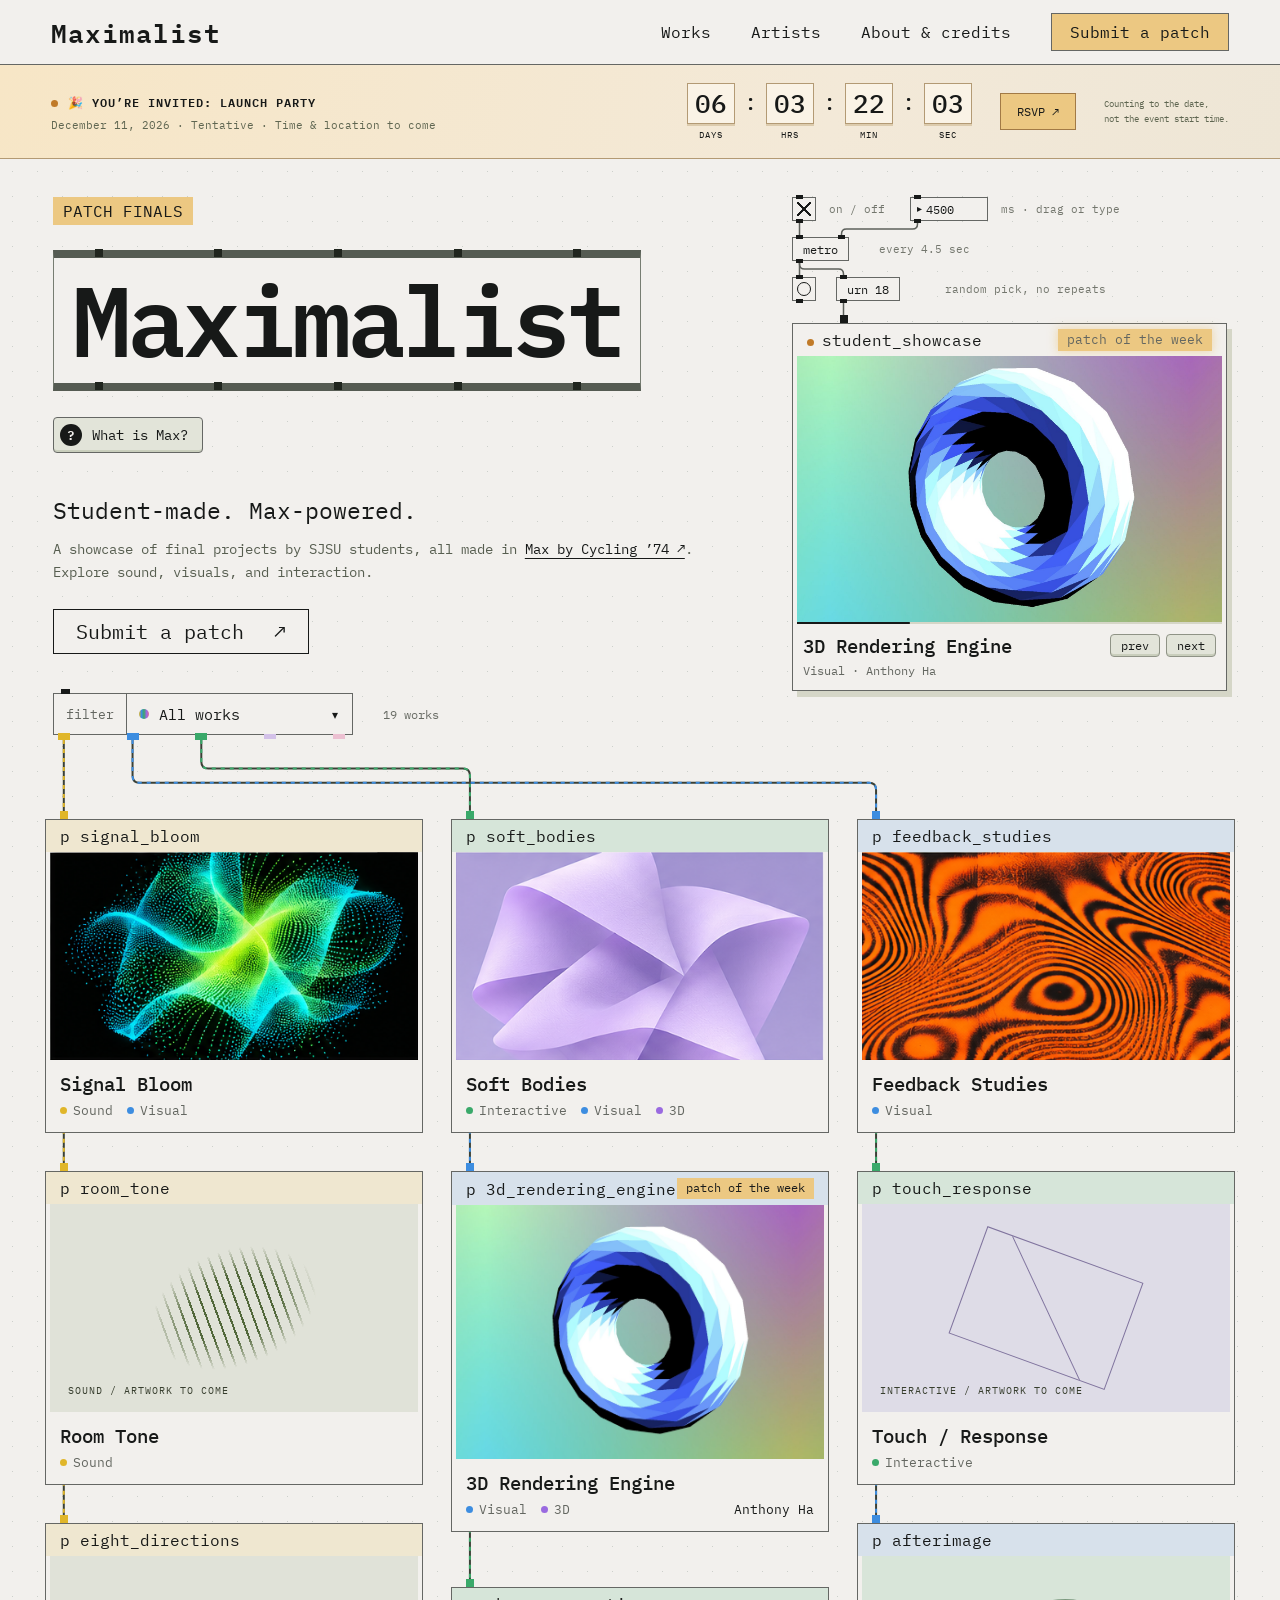
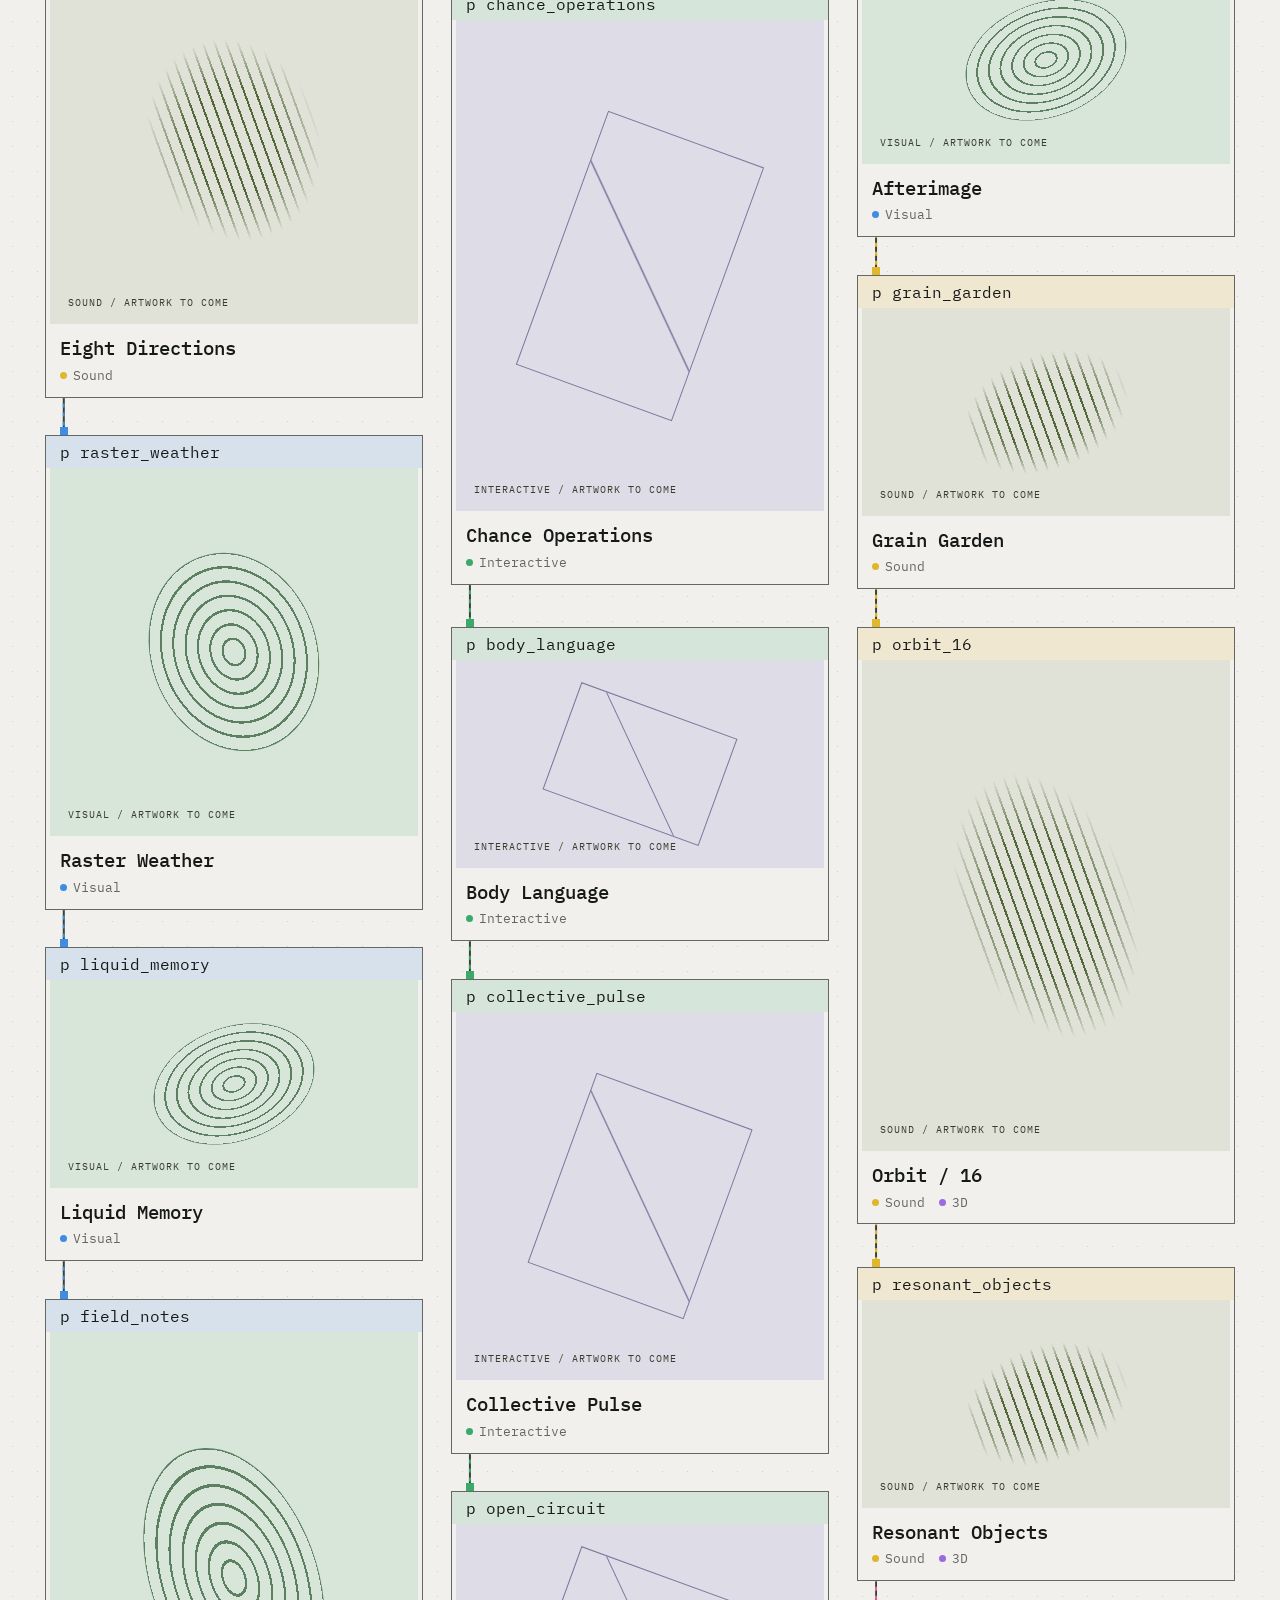
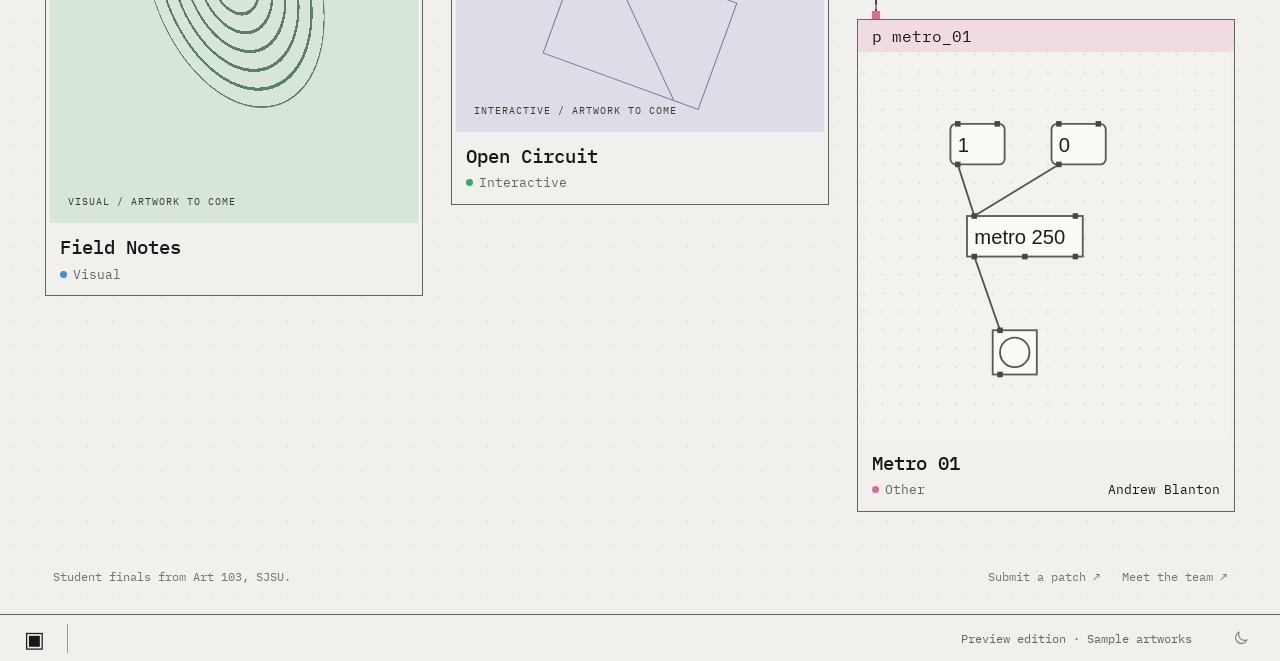
<file: index.html>
<!doctype html>
<html lang="en"><head><meta charset="utf-8"><meta name="viewport" content="width=device-width,initial-scale=1"><meta name="description" content="Maximalist shows student final projects made in Max: sound, video, and interactive work from Art 103 at SJSU."><title>Maximalist | Student work made in Max</title><link rel="stylesheet" href="style.css"><link rel="stylesheet" href="object-skin.css"><link rel="stylesheet" href="showcase.css"><script src="theme.js"></script><script src="transitions.js" defer></script><link rel="stylesheet" href="dark.css"></head><body>
<a class="skip" href="#works">Skip to works</a>
<header><a class="brand" href="#">Maximalist</a><nav aria-label="Main navigation"><a href="#works">Works</a><button data-panel="artists">Artists</button><a href="credits.html">About & credits</a><a class="submit" href="submit.html">Submit a patch</a></nav></header>
<aside class="launch" aria-label="Tentative launch countdown"><div><span class="launch-light" aria-hidden="true"></span><strong>🎉 YOU’RE INVITED: LAUNCH PARTY</strong><p>December 11, 2026 · Tentative · Time & location to come</p></div><div class="clock" role="timer" aria-label="Time until December 11 in Pacific time"><div><b data-unit="days">--</b><small>DAYS</small></div><span>:</span><div><b data-unit="hours">--</b><small>HRS</small></div><span>:</span><div><b data-unit="minutes">--</b><small>MIN</small></div><span>:</span><div><b data-unit="seconds">--</b><small>SEC</small></div></div><a class="rsvp" href="credits.html#launch-party" title="RSVP details coming soon">RSVP ↗</a><span class="launch-note">Counting to the date,<br>not the event start time.</span></aside><main><section class="canvas" aria-labelledby="title"><div class="intro"><div class="eyebrow">PATCH FINALS</div><div class="title-object"><div class="ports top"><i></i><i></i><i></i><i></i><i></i></div><h1 id="title">Maximalist</h1><div class="ports bottom" aria-hidden="true"><i class="active-port"></i><i class="active-port"></i><i class="active-port"></i><i class="active-port"></i><i class="active-port"></i></div></div><details class="what-is-max"><summary><span class="wm-q" aria-hidden="true">?</span>What is Max?</summary><div class="wm-body">
<p>Max is a visual programming app made by Cycling ’74. Instead of typing code, you put small boxes called <b>objects</b> on a blank canvas and connect them with lines called <b>patch cords</b>. Each object does one small job, and the cords pass information from one to the next.</p>
<div class="wm-example" aria-label="Example: a microphone controls the size of a 3D shape">
 <svg class="wm-cords" aria-hidden="true"></svg>
 <div class="wm-step"><span class="wm-obj">adc~</span><span class="wm-cap">listens to a mic</span></div>
 <div class="wm-step"><span class="wm-obj">peakamp~</span><span class="wm-cap">measures how loud it is</span></div>
 <div class="wm-step"><span class="wm-obj">jit.gl.gridshape</span><span class="wm-cap">draws a shape that grows with the sound</span></div>
</div>
<p>Artists and musicians use it to build their own instruments, interactive installations and live visuals. A finished Max file is called a <b>patch</b>, which is why this whole site looks like one. Everything below was made this way by students at SJSU.</p>
</div></details><p class="tagline">Student-made. Max-powered.</p><p class="max-intro">A showcase of final projects by SJSU students, all made in <a href="https://cycling74.com/products/max" target="_blank" rel="noopener">Max by Cycling ’74 ↗</a>.<br>Explore sound, visuals, and interaction.</p><a class="explore" href="submit.html">Submit a patch <span>↗</span></a><aside class="showcase" aria-label="Student showcase, starting with the patch of the week">
 <div class="sc-patch">
  <svg class="sc-cords" aria-hidden="true"></svg>
  <button class="sc-node sc-toggle" aria-pressed="true" aria-label="Pause showcase" data-hint="Starts and stops the slideshow."><span aria-hidden="true"></span></button>
  <span class="sc-comment c-toggle" aria-hidden="true">on / off</span>
  <div class="sc-node sc-number" data-hint="How long each work stays up, in milliseconds. Drag up or down, or click and type a number."><span class="sc-tri" aria-hidden="true">▸</span><input class="sc-num-input" type="text" inputmode="numeric" value="4500" aria-label="Metro speed in milliseconds" spellcheck="false" autocomplete="off"></div>
  <span class="sc-comment c-number" aria-hidden="true">ms · drag or type</span>
  <div class="sc-node sc-obj sc-metro" aria-hidden="true" data-hint="Sends a bang on a timer. The number box above sets the timing.">metro<i class="port-r"></i></div>
  <span class="sc-comment c-metro" aria-hidden="true">every 4.5 sec</span>
  <button class="sc-node sc-bang" aria-label="Bang: show the next work" data-hint="Click it to skip to the next work."><span aria-hidden="true"></span></button>
  <div class="sc-node sc-obj sc-counter" aria-hidden="true" data-hint="Picks a random work each time, without repeats. Every few picks it brings back the patch of the week.">urn</div>
  <span class="sc-comment c-counter" aria-hidden="true">random pick, no repeats</span>
 </div>
 <div class="sc-window">
  <i class="inlet" aria-hidden="true"></i>
  <div class="object-name"><span><i class="sc-live" aria-hidden="true"></i>student_showcase</span><span class="sc-potw">patch of the week</span></div>
  <button class="sc-stage" aria-label="View artwork"></button>
  <div class="sc-progress" aria-hidden="true"><i></i></div>
  <div class="sc-info"><div class="sc-text" aria-live="off"><h2 class="sc-title"></h2><p class="sc-meta"></p></div><div class="sc-msgs"><button class="sc-msg" data-sc="prev" aria-label="Previous work">prev</button><button class="sc-msg" data-sc="next" aria-label="Next work">next</button></div></div>
 </div>
</aside></div>
<svg class="cords" aria-hidden="true"></svg>
<section id="works" aria-label="Student artworks"><div class="filterbar"><div class="filter-object" data-cat="all"><i class="fo-inlet" aria-hidden="true"></i><button type="button" class="filter-button" id="filter-button" aria-haspopup="menu" aria-expanded="false" aria-controls="filter-menu"><span class="fb-label">filter</span><span class="fb-value"><i class="fb-dot" aria-hidden="true"></i><span class="fb-text">All works</span></span><span class="fb-caret" aria-hidden="true">▾</span></button><div class="fo-outlets" aria-hidden="true"><i data-outlet="sound" title="Sound" style="--cat:var(--c-sound)"></i><i data-outlet="visual" title="Visual" style="--cat:var(--c-visual)"></i><i data-outlet="interactive" title="Interactive" style="--cat:var(--c-interactive)"></i><i data-outlet="3d" title="3D" style="--cat:var(--c-3d)"></i><i data-outlet="other" title="Other" style="--cat:var(--c-other)"></i></div><div class="filter-menu" id="filter-menu" role="menu" aria-label="Filter works by category" hidden><div class="fm-hint" aria-hidden="true">Drag the cord, or click a category</div><button type="button" role="menuitemradio" aria-checked="true" data-filter="All" class="all"><i class="fm-in" aria-hidden="true"></i><span class="n"></span><span class="fm-label">All works</span><i class="swatch"></i></button><button type="button" role="menuitemradio" aria-checked="false" data-filter="Sound" style="--cat:var(--c-sound)"><i class="fm-in" aria-hidden="true"></i><span class="n"></span><span class="fm-label">Sound</span><i class="swatch"></i></button><button type="button" role="menuitemradio" aria-checked="false" data-filter="Visual" style="--cat:var(--c-visual)"><i class="fm-in" aria-hidden="true"></i><span class="n"></span><span class="fm-label">Visual</span><i class="swatch"></i></button><button type="button" role="menuitemradio" aria-checked="false" data-filter="Interactive" style="--cat:var(--c-interactive)"><i class="fm-in" aria-hidden="true"></i><span class="n"></span><span class="fm-label">Interactive</span><i class="swatch"></i></button><button type="button" role="menuitemradio" aria-checked="false" data-filter="3D" style="--cat:var(--c-3d)"><i class="fm-in" aria-hidden="true"></i><span class="n"></span><span class="fm-label">3D</span><i class="swatch"></i></button><button type="button" role="menuitemradio" aria-checked="false" data-filter="Other" style="--cat:var(--c-other)"><i class="fm-in" aria-hidden="true"></i><span class="n"></span><span class="fm-label">Other</span><i class="swatch"></i></button><div class="fm-sep" role="separator"></div><div class="fm-layout"><span class="fm-layout-label" id="layout-label">Layout</span><div class="view-toggle" role="group" aria-labelledby="layout-label"><button type="button" data-view="grid" role="menuitemradio" aria-checked="true"><svg viewBox="0 0 14 14" aria-hidden="true"><rect x="1" y="1" width="5" height="5"/><rect x="8" y="1" width="5" height="5"/><rect x="1" y="8" width="5" height="5"/><rect x="8" y="8" width="5" height="5"/></svg><span>Gallery</span></button><button type="button" data-view="list" role="menuitemradio" aria-checked="false"><svg viewBox="0 0 14 14" aria-hidden="true"><rect x="1" y="1.5" width="12" height="3"/><rect x="1" y="5.5" width="12" height="3"/><rect x="1" y="9.5" width="12" height="3"/></svg><span>List</span></button></div></div></div></div><span id="count" aria-live="polite">3 works</span></div><div class="gallery" id="gallery"></div></section>
<div class="below"><span>Student finals from Art 103, SJSU.</span><span class="below-links"><a href="submit.html">Submit a patch ↗</a><a href="credits.html">Meet the team ↗</a></span></div></section></main>
<footer><span class="lock" aria-label="Locked presentation view">▣</span><span class="footer-note">Preview edition · Sample artworks</span><button class="theme-toggle" type="button" aria-label="Switch to dark mode"><svg class="icon-moon" viewBox="0 0 24 24" aria-hidden="true"><path d="M20 14.5A8 8 0 0 1 9.5 4a8 8 0 1 0 10.5 10.5Z"/></svg><svg class="icon-sun" viewBox="0 0 24 24" aria-hidden="true"><circle cx="12" cy="12" r="4"/><path d="M12 2.5v2.5M12 19v2.5M2.5 12H5M19 12h2.5M5.3 5.3l1.8 1.8M16.9 16.9l1.8 1.8M5.3 18.7l1.8-1.8M16.9 7.1l1.8-1.8"/></svg></button></footer>
<dialog id="dialog"><div class="dialog-top"><span id="dialog-label">p project</span><span class="dialog-nav"><button type="button" data-step="-1" aria-label="Previous work" title="Previous work (←)">←</button><button type="button" data-step="1" aria-label="Next work" title="Next work (→)">→</button></span><button id="close" aria-label="Close dialog">×</button></div><div id="dialog-body"></div></dialog>
<script src="launch.js"></script><script src="patch-links.js"></script><script src="app.js"></script><script src="showcase.js"></script></body></html>
</file>
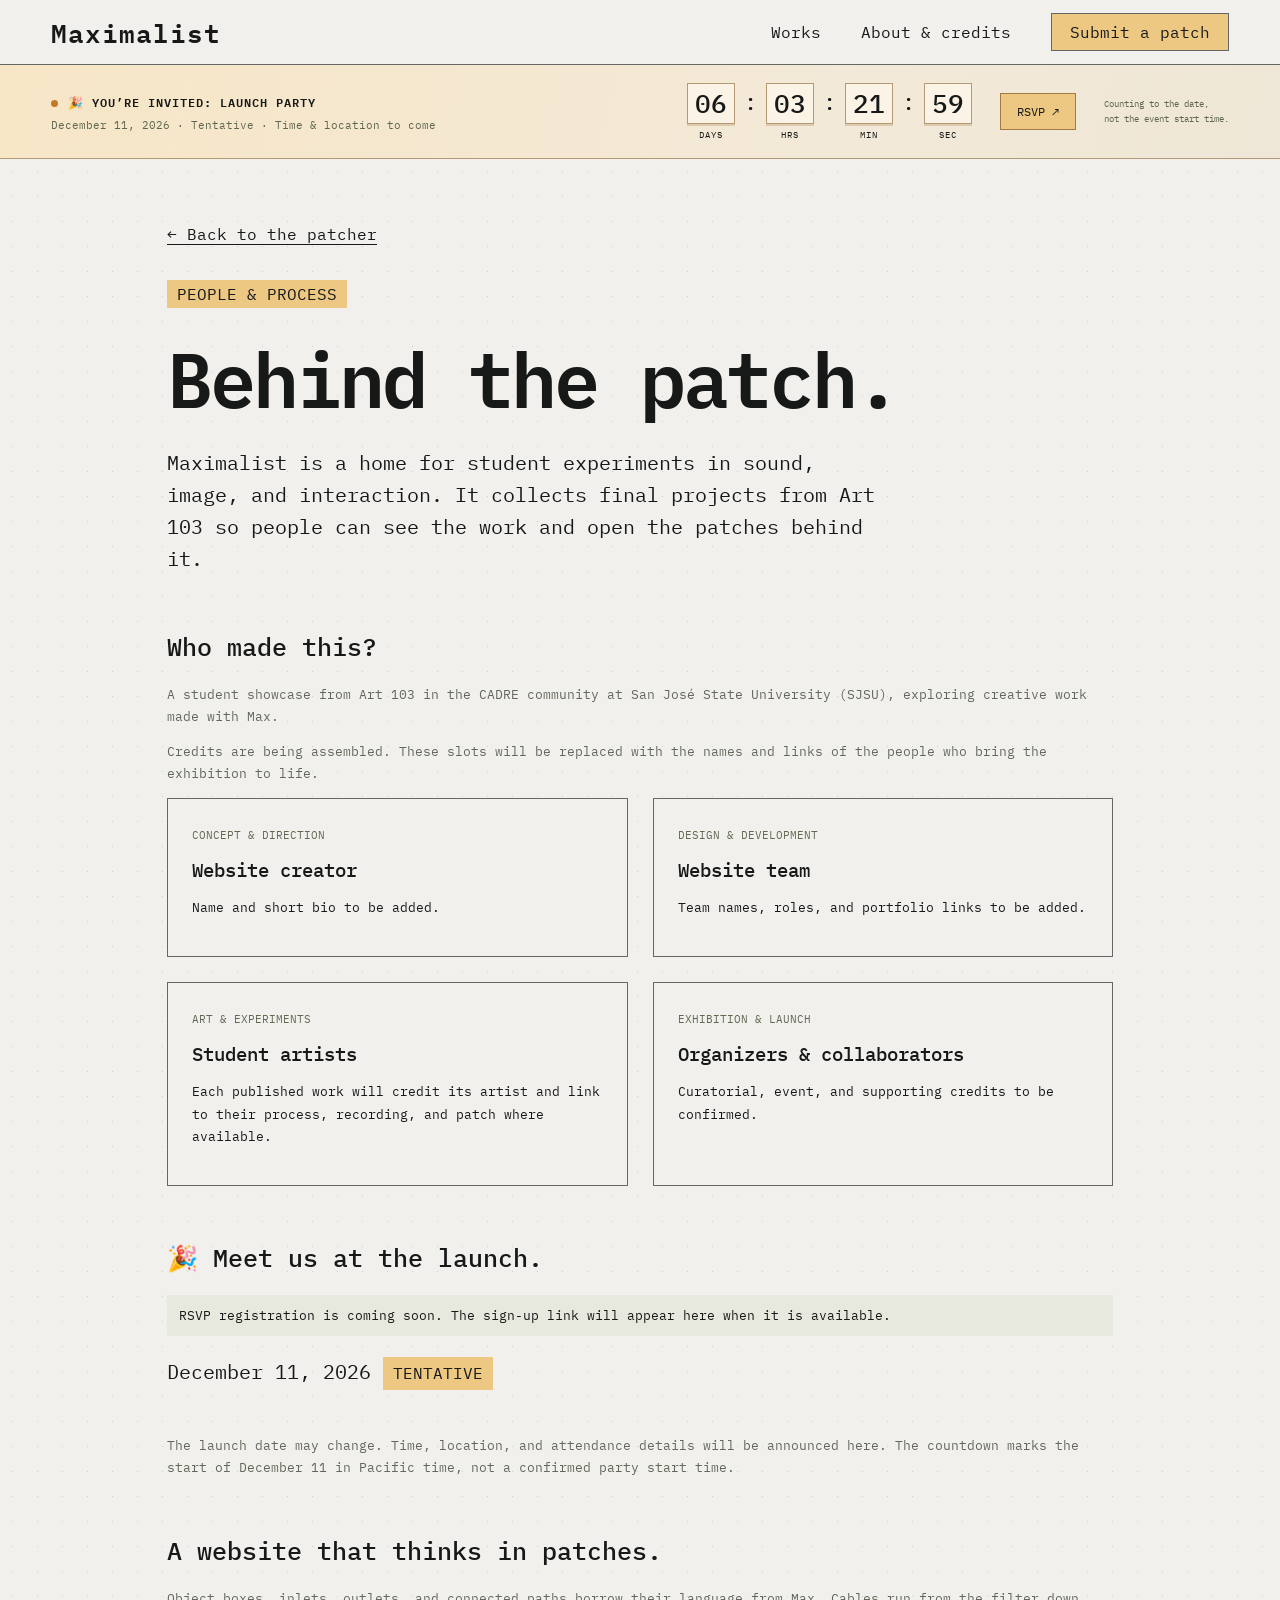
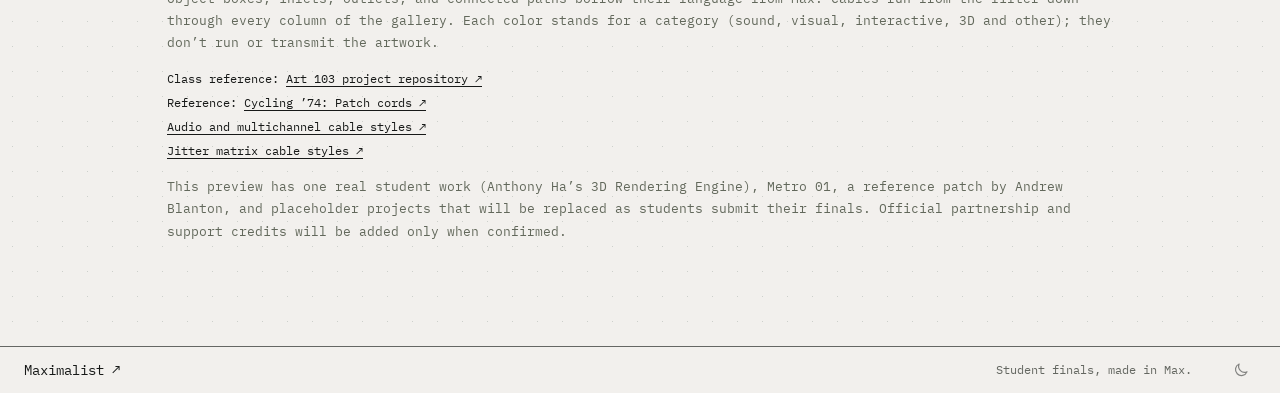
<file: credits.html>
<!doctype html>
<html lang="en"><head><meta charset="utf-8"><meta name="viewport" content="width=device-width,initial-scale=1"><meta name="description" content="Maximalist shows student final projects made in Max: sound, video, and interactive work from Art 103 at SJSU."><title>About & credits | Maximalist</title><link rel="stylesheet" href="style.css"><link rel="stylesheet" href="object-skin.css"><script src="theme.js"></script><script src="transitions.js" defer></script><link rel="stylesheet" href="dark.css"></head><body>
<a class="skip" href="index.html#works">Skip to works</a>
<header><a class="brand" href="index.html">Maximalist</a><nav aria-label="Main navigation"><a href="index.html#works">Works</a><a href="credits.html">About & credits</a><a class="submit" href="submit.html">Submit a patch</a></nav></header>
<aside class="launch" aria-label="Tentative launch countdown"><div><span class="launch-light" aria-hidden="true"></span><strong>🎉 YOU’RE INVITED: LAUNCH PARTY</strong><p>December 11, 2026 · Tentative · Time & location to come</p></div><div class="clock" role="timer" aria-label="Time until December 11 in Pacific time"><div><b data-unit="days">--</b><small>DAYS</small></div><span>:</span><div><b data-unit="hours">--</b><small>HRS</small></div><span>:</span><div><b data-unit="minutes">--</b><small>MIN</small></div><span>:</span><div><b data-unit="seconds">--</b><small>SEC</small></div></div><a class="rsvp" href="credits.html#launch-party" title="RSVP details coming soon">RSVP ↗</a><span class="launch-note">Counting to the date,<br>not the event start time.</span></aside><main><article class="credits"><a class="back" href="index.html">← Back to the patcher</a><div class="eyebrow">PEOPLE & PROCESS</div><h1>Behind the patch.</h1><p class="lead">Maximalist is a home for student experiments in sound, image, and interaction. It collects final projects from Art 103 so people can see the work and open the patches behind it.</p><section><h2>Who made this?</h2><p class="note">A student showcase from Art 103 in the CADRE community at San José State University (SJSU), exploring creative work made with Max.</p><p class="note">Credits are being assembled. These slots will be replaced with the names and links of the people who bring the exhibition to life.</p><div class="credit-grid"><div class="credit-block"><small>CONCEPT & DIRECTION</small><h3>Website creator</h3><p>Name and short bio to be added.</p></div><div class="credit-block"><small>DESIGN & DEVELOPMENT</small><h3>Website team</h3><p>Team names, roles, and portfolio links to be added.</p></div><div class="credit-block"><small>ART & EXPERIMENTS</small><h3>Student artists</h3><p>Each published work will credit its artist and link to their process, recording, and patch where available.</p></div><div class="credit-block"><small>EXHIBITION & LAUNCH</small><h3>Organizers & collaborators</h3><p>Curatorial, event, and supporting credits to be confirmed.</p></div></div></section><section id="launch-party"><h2>🎉 Meet us at the launch.</h2><p class="notice">RSVP registration is coming soon. The sign-up link will appear here when it is available.</p><p class="lead">December 11, 2026 <span class="eyebrow">TENTATIVE</span></p><p class="note">The launch date may change. Time, location, and attendance details will be announced here. The countdown marks the start of December 11 in Pacific time, not a confirmed party start time.</p></section><section><h2>A website that thinks in patches.</h2><p class="note">Object boxes, inlets, outlets, and connected paths borrow their language from Max. Cables run from the filter down through every column of the gallery. Each color stands for a category (sound, visual, interactive, 3D and other); they don’t run or transmit the artwork.</p><p class="sources">Class reference: <a href="https://github.com/SJSU-CADRE/Art103F26" target="_blank" rel="noopener">Art 103 project repository ↗</a><br>Reference: <a href="https://docs.cycling74.com/userguide/patch_cords/" target="_blank" rel="noopener">Cycling ’74: Patch cords ↗</a><br><a href="https://docs.cycling74.com/userguide/mc/mc_patchcords/" target="_blank" rel="noopener">Audio and multichannel cable styles ↗</a><br><a href="https://docs.cycling74.com/userguide/jitter/matrix/" target="_blank" rel="noopener">Jitter matrix cable styles ↗</a></p><p class="note">This preview has one real student work (Anthony Ha’s 3D Rendering Engine), Metro 01, a reference patch by Andrew Blanton, and placeholder projects that will be replaced as students submit their finals. Official partnership and support credits will be added only when confirmed.</p></section></article></main><footer><a href="index.html">Maximalist ↗</a><span class="footer-note">Student finals, made in Max.</span><button class="theme-toggle" type="button" aria-label="Switch to dark mode"><svg class="icon-moon" viewBox="0 0 24 24" aria-hidden="true"><path d="M20 14.5A8 8 0 0 1 9.5 4a8 8 0 1 0 10.5 10.5Z"/></svg><svg class="icon-sun" viewBox="0 0 24 24" aria-hidden="true"><circle cx="12" cy="12" r="4"/><path d="M12 2.5v2.5M12 19v2.5M2.5 12H5M19 12h2.5M5.3 5.3l1.8 1.8M16.9 16.9l1.8 1.8M5.3 18.7l1.8-1.8M16.9 7.1l1.8-1.8"/></svg></button></footer><script src="launch.js"></script></body></html>
</file>
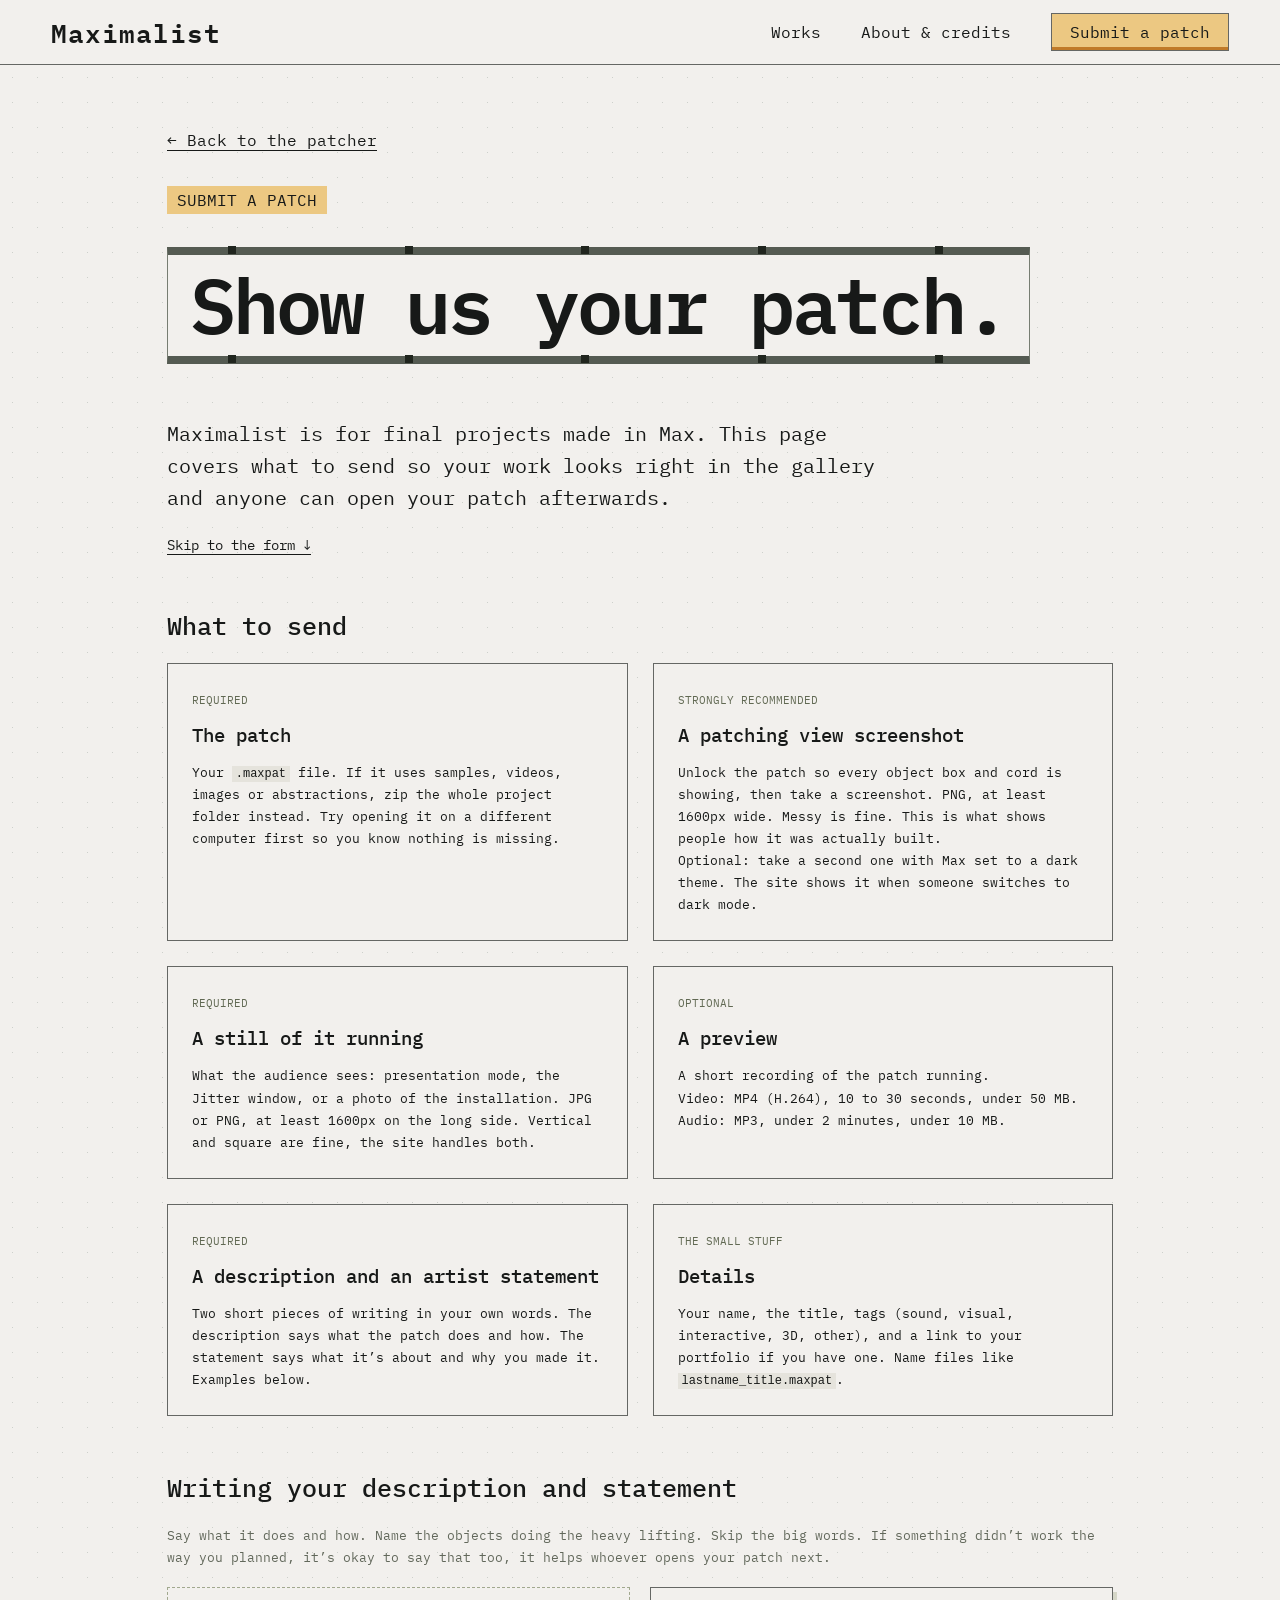
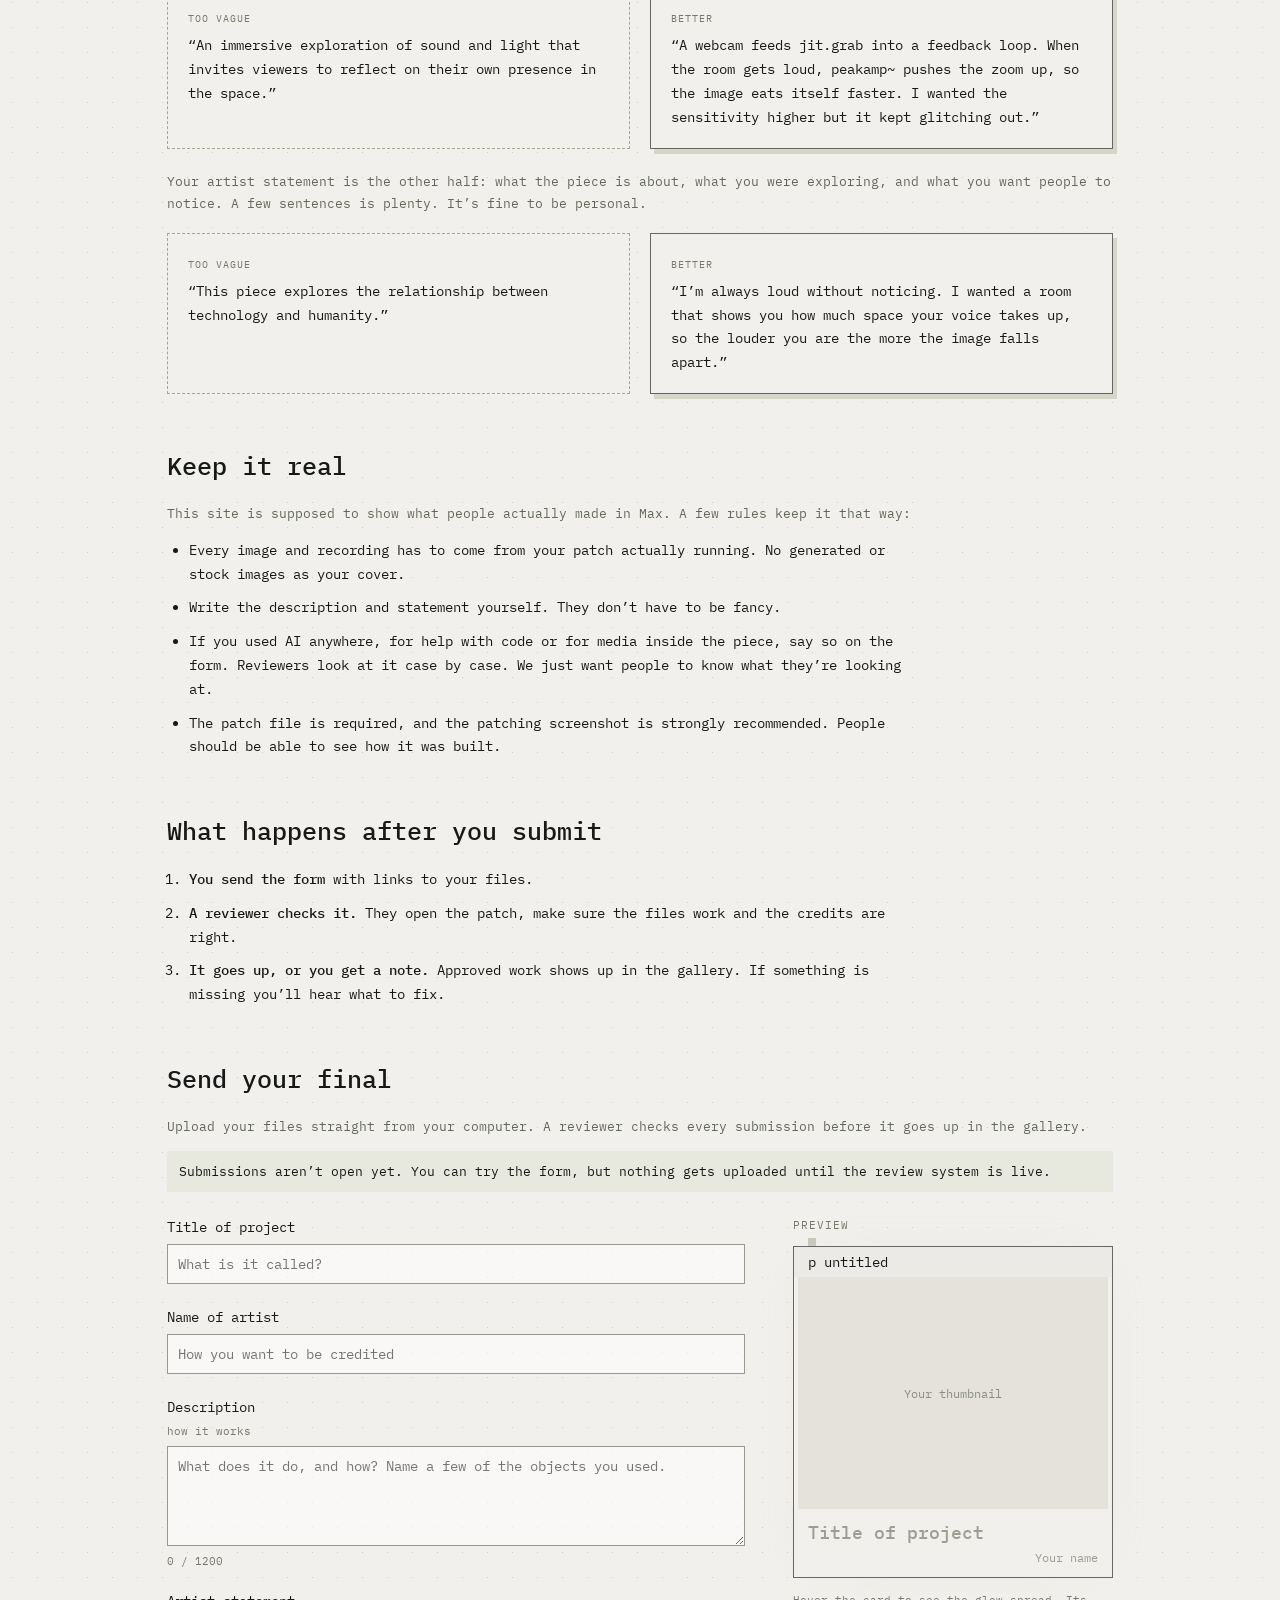
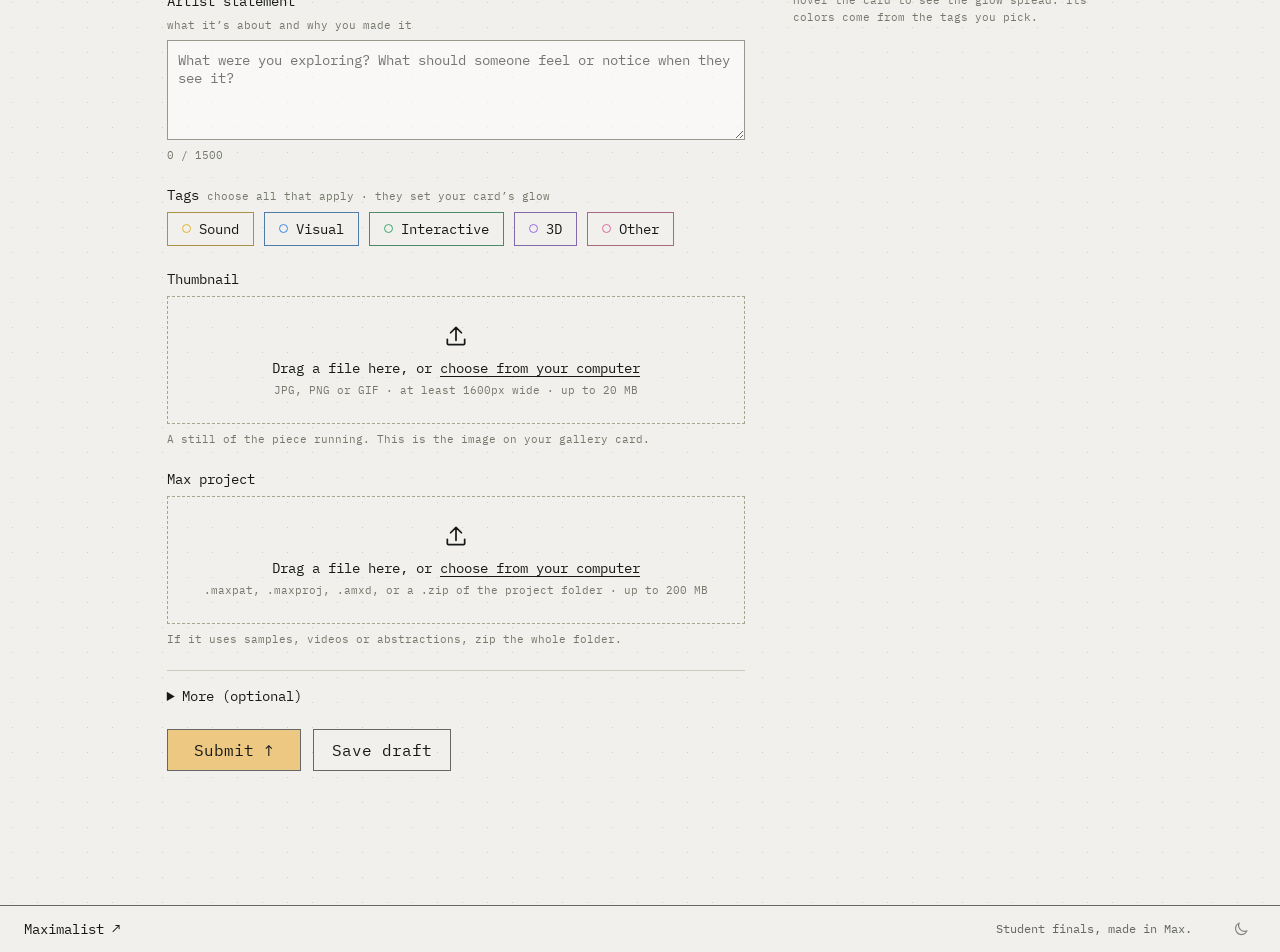
<file: submit.html>
<!doctype html>
<html lang="en"><head><meta charset="utf-8"><meta name="viewport" content="width=device-width,initial-scale=1"><meta name="description" content="How to submit your Max final project to Maximalist: what files to send, how to write the description, and what happens after."><title>Submit a patch | Maximalist</title><link rel="stylesheet" href="style.css"><link rel="stylesheet" href="object-skin.css"><script src="theme.js"></script><script src="transitions.js" defer></script><script src="submit-form.js" defer></script><link rel="stylesheet" href="dark.css"></head><body>
<a class="skip" href="#guide">Skip to the guide</a>
<header><a class="brand" href="index.html">Maximalist</a><nav aria-label="Main navigation"><a href="index.html#works">Works</a><a href="credits.html">About & credits</a><a class="submit" href="submit.html" aria-current="page">Submit a patch</a></nav></header>
<main><article class="credits guide" id="guide"><a class="back" href="index.html">← Back to the patcher</a><div class="eyebrow">SUBMIT A PATCH</div><div class="title-object guide-title"><div class="ports top" aria-hidden="true"><i></i><i></i><i></i><i></i><i></i></div><h1>Show us your patch.</h1><div class="ports bottom" aria-hidden="true"><i class="active-port"></i><i class="active-port"></i><i class="active-port"></i><i class="active-port"></i><i class="active-port"></i></div></div><p class="lead">Maximalist is for final projects made in Max. This page covers what to send so your work looks right in the gallery and anyone can open your patch afterwards.</p><p><a class="jump" href="#form">Skip to the form ↓</a></p>

<section><h2>What to send</h2><div class="credit-grid">
 <div class="credit-block"><small>REQUIRED</small><h3>The patch</h3><p>Your <code>.maxpat</code> file. If it uses samples, videos, images or abstractions, zip the whole project folder instead. Try opening it on a different computer first so you know nothing is missing.</p></div>
 <div class="credit-block"><small>STRONGLY RECOMMENDED</small><h3>A patching view screenshot</h3><p>Unlock the patch so every object box and cord is showing, then take a screenshot. PNG, at least 1600px wide. Messy is fine. This is what shows people how it was actually built.<br>Optional: take a second one with Max set to a dark theme. The site shows it when someone switches to dark mode.</p></div>
 <div class="credit-block"><small>REQUIRED</small><h3>A still of it running</h3><p>What the audience sees: presentation mode, the Jitter window, or a photo of the installation. JPG or PNG, at least 1600px on the long side. Vertical and square are fine, the site handles both.</p></div>
 <div class="credit-block"><small>OPTIONAL</small><h3>A preview</h3><p>A short recording of the patch running.<br>Video: MP4 (H.264), 10 to 30 seconds, under 50 MB.<br>Audio: MP3, under 2 minutes, under 10 MB.</p></div>
 <div class="credit-block"><small>REQUIRED</small><h3>A description and an artist statement</h3><p>Two short pieces of writing in your own words. The description says what the patch does and how. The statement says what it’s about and why you made it. Examples below.</p></div>
 <div class="credit-block"><small>THE SMALL STUFF</small><h3>Details</h3><p>Your name, the title, tags (sound, visual, interactive, 3D, other), and a link to your portfolio if you have one. Name files like <code>lastname_title.maxpat</code>.</p></div>
</div></section>

<section><h2>Writing your description and statement</h2><p class="note">Say what it does and how. Name the objects doing the heavy lifting. Skip the big words. If something didn’t work the way you planned, it’s okay to say that too, it helps whoever opens your patch next.</p>
<div class="examples"><div class="example"><small>TOO VAGUE</small><p>“An immersive exploration of sound and light that invites viewers to reflect on their own presence in the space.”</p></div><div class="example good"><small>BETTER</small><p>“A webcam feeds jit.grab into a feedback loop. When the room gets loud, peakamp~ pushes the zoom up, so the image eats itself faster. I wanted the sensitivity higher but it kept glitching out.”</p></div></div><p class="note">Your artist statement is the other half: what the piece is about, what you were exploring, and what you want people to notice. A few sentences is plenty. It’s fine to be personal.</p><div class="examples"><div class="example"><small>TOO VAGUE</small><p>“This piece explores the relationship between technology and humanity.”</p></div><div class="example good"><small>BETTER</small><p>“I’m always loud without noticing. I wanted a room that shows you how much space your voice takes up, so the louder you are the more the image falls apart.”</p></div></div></section>

<section><h2>Keep it real</h2><p class="note">This site is supposed to show what people actually made in Max. A few rules keep it that way:</p><ul class="rules"><li>Every image and recording has to come from your patch actually running. No generated or stock images as your cover.</li><li>Write the description and statement yourself. They don’t have to be fancy.</li><li>If you used AI anywhere, for help with code or for media inside the piece, say so on the form. Reviewers look at it case by case. We just want people to know what they’re looking at.</li><li>The patch file is required, and the patching screenshot is strongly recommended. People should be able to see how it was built.</li></ul></section>

<section><h2>What happens after you submit</h2><ol class="steps"><li><strong>You send the form</strong> with links to your files.</li><li><strong>A reviewer checks it.</strong> They open the patch, make sure the files work and the credits are right.</li><li><strong>It goes up, or you get a note.</strong> Approved work shows up in the gallery. If something is missing you’ll hear what to fix.</li></ol></section>

<section id="form" class="form-section"><h2>Send your final</h2><p class="note">Upload your files straight from your computer. A reviewer checks every submission before it goes up in the gallery.</p><p class="notice">Submissions aren’t open yet. You can try the form, but nothing gets uploaded until the review system is live.</p><div id="form-slot"></div></section>
</article></main>
<footer><a href="index.html">Maximalist ↗</a><span class="footer-note">Student finals, made in Max.</span><button class="theme-toggle" type="button" aria-label="Switch to dark mode"><svg class="icon-moon" viewBox="0 0 24 24" aria-hidden="true"><path d="M20 14.5A8 8 0 0 1 9.5 4a8 8 0 1 0 10.5 10.5Z"/></svg><svg class="icon-sun" viewBox="0 0 24 24" aria-hidden="true"><circle cx="12" cy="12" r="4"/><path d="M12 2.5v2.5M12 19v2.5M2.5 12H5M19 12h2.5M5.3 5.3l1.8 1.8M16.9 16.9l1.8 1.8M5.3 18.7l1.8-1.8M16.9 7.1l1.8-1.8"/></svg></button></footer></body></html>
</file>
<file: style.css>
@import url("font-local.css");
:root{--paper:#f2f0ed;--ink:#171918;--line:#656764;--yellow:#ecc882;--wire:#d99a3e;font-family:'IBM Plex Mono','Courier New',monospace;color:var(--ink);background:var(--paper);font-synthesis:none}*{box-sizing:border-box}html{scroll-behavior:smooth;scroll-padding-top:100px}body{margin:0}button,input,textarea,select{font:inherit;color:inherit}button,a,select{-webkit-tap-highlight-color:transparent}button,a,select{touch-action:manipulation}button{cursor:pointer}a{color:inherit;text-decoration:none}button{border:1px solid var(--line);background:transparent;padding:8px 18px}button:hover,.explore:hover{background:var(--yellow)}button:focus-visible,a:focus-visible,select:focus-visible,input:focus-visible,textarea:focus-visible{outline:3px solid #b3782a;outline-offset:4px}header{min-height:65px;padding:10px 4%;display:flex;align-items:center;justify-content:space-between;border-bottom:1px solid var(--line);background:var(--paper);gap:20px}.brand{font-size:26px;font-weight:600;letter-spacing:1px}nav{display:flex;align-items:center;gap:40px;font-size:16px}nav>button:not(.submit){border:0;padding:4px 0}nav>a:hover,nav>button:not(.submit):hover{text-decoration:underline;text-underline-offset:7px;background:none}.submit{background:var(--yellow)}main{background-image:radial-gradient(#cdd0cb .85px,transparent .85px);background-size:25px 25px}.canvas{max-width:1600px;margin:auto;padding:38px 3.5% 0;position:relative}.intro{position:relative;z-index:2;pointer-events:none}.intro>*{pointer-events:auto}.eyebrow{display:inline-block;background:var(--yellow);font-size:16px;padding:4px 10px;margin:0 0 25px 8px}.title-object{display:inline-block;position:relative;border:1.5px solid var(--line);background:var(--paper);margin-left:8px}h1{font-size:clamp(64px,7.7vw,120px);font-weight:600;letter-spacing:-4px;line-height:1.16;margin:6px 18px 14px}.ports{position:absolute;left:7%;right:10%;display:flex;justify-content:space-between;height:10px}.ports i{display:block;width:10px;height:10px;background:var(--ink)}.ports.top{top:-11px}.ports.bottom{bottom:-11px}.tagline{font-size:clamp(18px,1.8vw,27px);line-height:1.35;margin:32px 8px 24px}.explore{display:inline-flex;gap:30px;align-items:center;border:1px solid var(--ink);padding:8px 22px;font-size:20px;margin-left:8px;background:var(--paper)}.cords{position:absolute;inset:0;width:100%;height:100%;z-index:0;overflow:visible;pointer-events:none}.cords path{fill:none;stroke:#5d605b;stroke-width:1.8}.cords path:last-child{stroke:var(--wire);stroke-width:1.5}#works{position:relative;z-index:1;margin-top:35px}.filterbar{display:flex;align-items:center;justify-content:space-between;margin:0 8px 78px}.filters{display:flex;gap:16px}.filters button{background:var(--paper);padding:6px 21px;font-size:16px}.filters button.active{background:var(--yellow)}#count{color:#686b64;font-size:12px;background:var(--paper);padding:4px 8px}.gallery{display:grid;grid-template-columns:repeat(3,minmax(0,1fr));gap:28px}.card{position:relative;display:block;text-align:left;padding:0 4px 12px;background:var(--paper);border:1px solid var(--line);width:100%;transition:transform .2s,box-shadow .2s}.card:hover{background:var(--paper);transform:translateY(-5px);box-shadow:5px 6px 0 #d5d6c7}.card:before{content:'';position:absolute;width:10px;height:10px;top:-11px;left:50%;background:var(--ink)}.object-name{font-size:16px;padding:5px 10px;display:flex;justify-content:space-between}.object-name span:last-child{opacity:0;transition:opacity .2s}.card:hover .object-name span:last-child,.card:focus-visible .object-name span:last-child{opacity:1}.art{width:100%;aspect-ratio:451/254;background-image:url(reference.png);background-size:340.5765% 403.1496%;background-repeat:no-repeat;background-color:#141514}.art-0{background-position:5.25346% 80%}.art-1{background-position:50.04608% 80%}.art-2{background-position:94.83871% 80%}.card h2{font-size:23px;line-height:1.2;font-weight:500;margin:10px 10px 3px}.card p{font-size:15px;margin:0 10px;color:#646761}.below{display:flex;align-items:center;justify-content:space-between;padding:30px 8px;color:#73766d;font-size:12px}.below button{border:0;font-size:12px;padding:5px}footer{display:flex;align-items:center;gap:20px;border-top:1px solid var(--line);padding:8px 24px;font-size:14px;background:var(--paper)}.lock{font-size:22px;border-right:1px solid #999;padding-right:22px}select{border:0;background:transparent;padding:4px;cursor:pointer}.footer-note{margin-left:auto;color:#646761;font-size:12px}.gallery.list{grid-template-columns:1fr}.gallery.list .card{display:grid;grid-template-columns:210px 1fr;padding:12px 16px;column-gap:24px}.gallery.list .art{grid-column:1;grid-row:1/4}.gallery.list .object-name,.gallery.list h2,.gallery.list p{grid-column:2}.gallery.list .object-name{padding-top:0}.gallery.list .card:before{display:none}dialog{padding:0;border:1px solid #555;background:var(--paper);color:var(--ink);width:min(740px,calc(100% - 32px));max-height:90vh;box-shadow:12px 12px 0 #0002}dialog::backdrop{background:#151a16a8;backdrop-filter:blur(3px)}.dialog-top{position:sticky;top:0;z-index:2;display:flex;justify-content:space-between;align-items:center;background:var(--paper);border-bottom:1px solid #777;padding:6px 16px;font-size:14px}.dialog-top button{border:0;font-size:28px;padding:0 6px}#dialog-body{padding:24px}#dialog-body h2{font-size:30px;font-weight:500;margin:15px 0}#dialog-body p{line-height:1.65}#dialog-body .meta{font-size:12px;color:#62665e}.tags{display:flex;gap:8px;margin-top:16px}.tags span{background:var(--yellow);padding:4px 8px;font-size:12px}form{display:grid;gap:15px}form label{display:grid;gap:6px;font-size:14px}input,textarea{width:100%;background:#fff8;border:1px solid #96998e;padding:10px}textarea{min-height:100px;resize:vertical}.primary{background:var(--yellow)}.notice{background:#e7e8de;padding:12px;font-size:13px}#saved{font-size:13px;min-height:18px}.artist-row{padding:20px 0;border-top:1px solid #aaa}.artist-row strong{font-weight:500}.artist-row span{display:block;color:#666;font-size:13px;margin-top:8px}.skip{position:absolute;left:10px;top:-100px;z-index:10;background:var(--yellow);padding:12px}.skip:focus{top:10px}.sr-only{position:absolute;width:1px;height:1px;overflow:hidden;clip:rect(0,0,0,0)}
@media(min-width:1500px){.canvas{padding-top:40px}.filterbar{margin-bottom:80px}.tagline{margin-top:35px}}@media(max-width:900px){nav{gap:18px;font-size:14px}.brand{font-size:22px}.canvas{padding-top:32px}h1{letter-spacing:-3px}.gallery{gap:16px}.card h2{font-size:18px}.object-name{font-size:12px}.card p{font-size:12px}.filters{gap:10px}.filters button{padding:6px 12px}.below{padding:25px 0}}@media(max-width:640px){header{padding:16px 5%;flex-wrap:wrap;gap:15px}.brand{font-size:25px}nav{width:100%;gap:0;justify-content:space-between;font-size:12px}.submit{padding:6px 10px}.canvas{padding:30px 5% 0}.eyebrow{font-size:12px;margin-left:0}.title-object{margin-left:0;max-width:100%}h1{font-size:clamp(38px,10vw,65px);letter-spacing:-2px;margin:10px 12px 14px}.ports i{width:7px;height:7px}.ports.top{top:-8px}.ports.bottom{bottom:-11px}.tagline{font-size:17px;margin:28px 0 22px}.explore{margin:0;font-size:15px}.cords{display:none}#works{margin-top:32px}.filterbar{margin:0 0 28px;display:block}.filters{gap:8px}.filters button{font-size:12px;padding:7px 10px}#count{display:block;margin-top:12px;padding:0;background:none}.gallery{grid-template-columns:1fr;gap:30px}.card h2{font-size:23px}.card p{font-size:14px}.object-name{font-size:14px}.below{align-items:flex-start;gap:16px;font-size:10px}.below button{font-size:10px;white-space:nowrap}footer{gap:12px;flex-wrap:wrap;padding:10px 5%;font-size:12px}.footer-note{width:100%;margin:0;font-size:10px}.gallery.list .card{grid-template-columns:100px 1fr;column-gap:10px;padding:10px}.gallery.list h2{font-size:16px}.gallery.list .object-name{font-size:10px}.gallery.list p{font-size:11px}#dialog-body{padding:18px}#dialog-body h2{font-size:25px}}@media(prefers-reduced-motion:reduce){html{scroll-behavior:auto}*{transition:none!important}}

.intro>.eyebrow{display:block;width:max-content}
/* Connected ports and dedicated cable gutters. */
.ports.bottom{left:56%;right:5%}.ports.bottom i{position:relative;flex:none}.card:before{display:none}.inlet{position:absolute;width:10px;height:10px;top:-11px;left:50%;transform:translateX(-50%);background:var(--ink)}
.cords{display:block!important;z-index:0}.cords path.cable-base{stroke:#242923;stroke-width:3;fill:none}.cords path.cable-stripe{stroke-width:3;stroke-dasharray:5 5;fill:none}.cords path.cable-stripe.signal{stroke:#e2d92d}.cords path.cable-stripe.mc{stroke:#68b5e9;stroke-width:4}.cords path.cable-stripe.matrix{stroke:#68bc72}.cords g[data-cable="mc"] .cable-base{stroke-width:4}
.intro>.tagline{width:max-content;max-width:100%;background:var(--paper)}.intro>.eyebrow{width:max-content}.gallery{row-gap:90px}.card:hover{transform:none;box-shadow:4px 5px 0 #d5d6c7}.filterbar{margin-bottom:20px;background:var(--paper);padding:4px 0}.cable-legend{display:flex;gap:20px;font-size:11px;color:#5a6156;width:max-content;max-width:100%;background:var(--paper);padding:4px 8px;margin:0 0 80px 8px;flex-wrap:wrap}.cable-legend>span{display:flex;align-items:center;gap:6px}.cable-legend i{display:inline-block;width:26px;height:4px;background:#252b23}.cable-legend .signal{background:repeating-linear-gradient(90deg,#252b23 0 5px,#e2d92d 5px 10px)}.cable-legend .mc{background:repeating-linear-gradient(90deg,#252b23 0 5px,#68b5e9 5px 10px)}.cable-legend .matrix{background:repeating-linear-gradient(90deg,#252b23 0 5px,#68bc72 5px 10px)}
.placeholder-art{aspect-ratio:451/254;background:#e0e2d8;position:relative;overflow:hidden;color:#373e2e;display:flex;align-items:center;justify-content:center}.placeholder-num{position:absolute;left:18px;top:10px;font-size:56px;font-weight:400;opacity:.3}.placeholder-label{position:absolute;bottom:15px;left:18px;font-size:10px;letter-spacing:1px}.placeholder-graphic{width:45%;height:55%;background:repeating-linear-gradient(90deg,transparent 0 9px,#52683b 9px 11px);mask-image:radial-gradient(ellipse,#000 40%,transparent 72%);transform:rotate(-20deg)}.type-matrix{background:#d8e5d9}.type-matrix .placeholder-graphic{background:repeating-radial-gradient(ellipse at center,transparent 0 10px,#5c8061 10px 12px);transform:rotate(-20deg);mask-image:none;border-radius:50%}.type-event{background:#dedce7}.type-event .placeholder-graphic{border:1px solid #81759f;background:linear-gradient(45deg,transparent 49.5%,#81759f 50%,transparent 50.5%);mask-image:none;transform:rotate(20deg)}.type-mc{background:#d6e2ec}.type-mc .placeholder-graphic{background:repeating-linear-gradient(90deg,transparent 0 8px,#4d81a3 8px 10px)}.gallery.list .card{padding-top:12px}.gallery.list .art,.gallery.list .placeholder-art{grid-column:1;grid-row:1/4}.gallery.list .inlet{display:block}.gallery.list .object-name{grid-column:2}.gallery.list{row-gap:75px}.card h2{min-height:1.25em}.card p{line-height:1.6}.card .object-name{overflow:hidden;white-space:nowrap}.card .object-name>span:first-child{overflow:hidden;text-overflow:ellipsis}
.launch{display:flex;align-items:center;gap:28px;padding:18px 4%;background:#f3e8d6;border-bottom:1px solid #b39a74}.launch strong{font-size:12px;letter-spacing:1px;font-weight:500}.launch p{font-size:11px;color:#5f6651;margin:6px 0 0}.launch-light{display:inline-block;width:7px;height:7px;background:#c07a28;margin-right:10px;border-radius:50%;animation:blink 2s infinite}.clock{display:flex;align-items:center;gap:9px;margin-left:auto}.clock>div{min-width:46px;text-align:center}.clock b{display:block;background:#faf3e6;border:1px solid #b39a74;box-shadow:0 2px 0 #dccbad;padding:4px 7px;font-size:26px;font-weight:500;line-height:1.2}.clock small{font-size:9px;letter-spacing:1px;display:block;margin-top:5px}.clock>span{font-size:22px;align-self:flex-start;padding-top:4px}.clock b.tick{animation:flip .4s ease-out}.launch-note{font-size:9px;line-height:1.6;color:#5f6651}.credits{max-width:1100px;min-height:75vh;margin:auto;padding:65px 6% 90px}.credits .eyebrow{margin-left:0}.credits h1{font-size:clamp(40px,6vw,80px);letter-spacing:-3px;margin:0 0 25px}.credits .lead{font-size:20px;line-height:1.6;max-width:730px}.credits h2{font-size:25px;font-weight:500;margin-top:55px}.credit-grid{display:grid;grid-template-columns:1fr 1fr;gap:25px}.credit-block{background:var(--paper);border:1px solid var(--line);padding:24px}.credit-block small{font-size:11px;color:#616953}.credit-block h3{font-size:19px;font-weight:500;margin:15px 0}.credit-block p{font-size:13px;line-height:1.7}.credits a{border-bottom:1px solid}.credits .sources{font-size:12px;line-height:2}.credits .note{font-size:13px;color:#62685b;line-height:1.7}.back{display:inline-block;margin-bottom:35px}.credits section{scroll-margin-top:20px}@keyframes flip{from{transform:perspective(200px) rotateX(-50deg);opacity:.5}to{transform:perspective(200px) rotateX(0);opacity:1}}@keyframes blink{50%{opacity:.3}}
@media(max-width:900px){.launch{flex-wrap:wrap;gap:15px}.launch-note{display:none}nav{gap:18px}.cable-legend{gap:14px}}
@media(max-width:640px){.canvas{padding-left:5%;padding-right:9%}.ports.bottom{left:50%;right:5%;bottom:-8px;height:7px}.ports.bottom i{width:7px;height:7px}.launch{padding:14px 5%;gap:15px}.launch>div:first-child{width:100%}.clock{margin-left:0}.clock b{font-size:23px}.launch p{font-size:10px}.launch strong{font-size:11px}.gallery{row-gap:85px}.cable-legend{margin:0 0 72px;gap:10px;font-size:9px}.filterbar{margin-bottom:14px}.filters{flex-wrap:wrap}.card h2{font-size:22px}.card p{font-size:12px}.gallery.list .placeholder-num{font-size:25px}.gallery.list .placeholder-label{display:none}.credit-grid{grid-template-columns:1fr}.credits{padding:35px 6% 60px}.credits .lead{font-size:17px}.credits h1{letter-spacing:-2px}.launch-note{display:block;margin-left:8px;font-size:8px}}
@media(prefers-reduced-motion:reduce){.clock b.tick,.launch-light{animation:none!important}}

.credits>.back{display:block;width:max-content}.credits>.eyebrow{display:block;width:max-content}nav>a.submit{border:1px solid var(--line);padding:8px 18px}
/* Minimal patcher: connect the first row, leave the long gallery uncluttered. */
.gallery{row-gap:36px}.gallery.list{row-gap:28px}.filterbar{background:transparent}.filters{background:var(--paper)}
.cords path.cable-base{stroke-width:2;stroke:#41483c}.cords path.cable-stripe{stroke-width:2;stroke-dasharray:4 5}.cords path.cable-stripe.signal{stroke:#c7bd25}.cords path.cable-stripe.matrix{stroke:#79a87b}
.cable-legend .other{height:3px;background:repeating-linear-gradient(90deg,#92998b 0 3px,transparent 3px 6px)}
.ports.bottom i:not(.active-port){background:#9b9e94}.card:not(.connected) .inlet{background:#858b7e;width:7px;height:7px;top:-8px}
@media(max-width:640px){.gallery{row-gap:30px}.gallery.list{row-gap:25px}.canvas{padding-right:5%}.cable-legend{font-size:10px;gap:14px}.cable-legend i{width:20px}}
/* Artwork documentation and variable-height screenshot cards. */
.max-intro{font-size:14px;line-height:1.7;margin:-12px 8px 24px;width:max-content;max-width:100%;background:var(--paper);color:#575e50}.max-intro a{color:var(--ink);text-decoration:underline;text-underline-offset:4px}.tagline{margin-bottom:24px}
.ports.bottom{left:7%;right:10%;height:10px;bottom:-11px}.ports.bottom i{width:10px;height:10px}.ports.bottom i:not(.active-port){background:var(--ink)}
.gallery:not(.list){grid-auto-rows:8px;row-gap:24px;grid-auto-flow:row dense;align-items:start}.gallery:not(.list)>.card{align-self:start;height:max-content}.cover-image{display:block;width:100%;height:auto;object-fit:contain;background:#e8e9df}.placeholder-art{height:auto}.gallery.list{grid-auto-rows:auto;align-items:start}.gallery.list .card{grid-row-end:auto!important}.gallery.list .cover-image{grid-column:1;grid-row:1/4}.gallery.list .placeholder-art,.gallery.list .cover-image{aspect-ratio:451/254!important;max-height:140px;object-fit:contain}
.artwork-dialog{width:min(1000px,calc(100% - 40px));max-height:92vh}.artwork-dialog #dialog-body{padding:28px}.detail-top{display:grid;grid-template-columns:minmax(200px,.9fr) minmax(0,1.3fr);gap:30px}.detail-cover>.art,.detail-cover>.placeholder-art,.detail-cover>.cover-image{max-height:340px;object-fit:contain}.detail-caption{display:block;font-size:10px;color:#74796b;line-height:1.5;margin-top:10px}.detail-info section+section{margin-top:22px}.artwork-dialog h3{font-size:11px;letter-spacing:1.5px;text-transform:none;font-weight:500;color:#6b725e;margin:0 0 7px}.artwork-dialog #dialog-body h2{font-size:32px;line-height:1.2;margin:0;letter-spacing:-1px}.artwork-dialog #dialog-body .detail-info p{font-size:14px;line-height:1.6;margin:0}.detail-info section:first-child p{font-size:15px!important}.patch-section{margin-top:28px;border-top:1px solid #a2a795;padding-top:20px}.patch-section-title{display:flex;justify-content:space-between;align-items:center;margin-bottom:10px}.patch-section-title h3{margin:0}.patch-section-title>span{font-size:9px;letter-spacing:1px;color:#777e6d}.patch-preview{margin:0;border:1px solid #a0a68f;background:#eeefe6;padding:20px}.patch-preview img{display:block;width:auto;max-width:100%;height:300px;margin:auto;object-fit:contain}.patch-preview figcaption{font-size:10px;line-height:1.6;color:#68705e;margin-top:16px}.patch-empty{display:flex;flex-direction:column;align-items:center;justify-content:center;min-height:180px;border:1px dashed #a1a88e;background:radial-gradient(#cdd0c2 .7px,transparent .7px) 0 0/16px 16px;text-align:center;padding:24px}.empty-object{border:1px solid #929b80;background:var(--paper);padding:5px 12px;font-size:12px;margin-bottom:16px}.patch-empty strong{font-size:13px;font-weight:500}.patch-empty p{font-size:11px;max-width:400px;margin:6px 0!important;color:#6f7663}.patch-actions{display:flex;align-items:center;gap:24px;margin-top:22px}.open-patcher{display:inline-flex;justify-content:space-between;align-items:center;gap:35px;border:1px solid #697352;padding:12px 18px;font-size:15px}.open-patcher:hover{background:#e8b865}.open-patcher:disabled{background:#e1e4d8;color:#858b79;border-color:#c1c5b6;cursor:not-allowed}.open-patcher:disabled:hover{background:#e1e4d8}.patch-file-link{font-size:12px;text-decoration:underline;text-underline-offset:4px}.artwork-dialog #dialog-body .patch-help{font-size:11px;line-height:1.6;color:#626b55;margin:12px 0 0;max-width:680px}#launch-status{font-size:11px;color:#55633c;margin:8px 0 0}.patch-help a{border-bottom:1px solid}
form select{background:#fff8;border:1px solid #96998e;padding:10px;width:100%;border-radius:0}
@media(max-width:900px) and (min-width:641px){.gallery:not(.list){grid-template-columns:repeat(2,minmax(0,1fr))}.detail-top{gap:22px}}
@media(max-width:640px){.max-intro{font-size:11px;max-width:calc(100% - 10px);margin:-10px 0 22px}.tagline{font-size:17px}.ports.top,.ports.bottom{height:7px;left:7%;right:10%}.ports.bottom{bottom:-8px}.ports.bottom i,.ports.top i{width:7px;height:7px}.gallery:not(.list){grid-template-columns:minmax(0,1fr);row-gap:20px}.artwork-dialog{width:calc(100% - 20px);max-height:94vh}.artwork-dialog #dialog-body{padding:18px}.detail-top{grid-template-columns:1fr;gap:22px}.detail-cover{max-width:280px}.detail-cover>.placeholder-art{max-height:240px;aspect-ratio:451/254!important}.artwork-dialog #dialog-body h2{font-size:28px}.patch-empty{padding:16px;min-height:170px}.patch-preview{padding:14px}.patch-preview img{height:250px}.patch-actions{align-items:flex-start;gap:15px;flex-direction:column}.patch-file-link{font-size:11px}.open-patcher{width:100%}}
.tag-options{border:1px solid #96998e;padding:14px;display:flex;flex-wrap:wrap;gap:12px 22px}.tag-options legend{font-size:14px;padding:0 6px}.tag-options legend small{font-size:10px;color:#68705e;margin-left:8px}.tag-options label{display:flex;align-items:center;gap:7px;cursor:pointer}.tag-options input{width:17px;height:17px;accent-color:#6e7a28;margin:0}.launch{position:relative;background:linear-gradient(105deg,#f7e6c6,#f3e9d8 65%,#eee6d6);transition:background .2s}.launch strong{font-weight:600}.rsvp{border:1px solid #a27a45;padding:10px 16px;background:var(--yellow);white-space:nowrap;font-size:12px;position:relative;z-index:2}.rsvp:hover{background:#e8b865;transform:translateY(-2px)}.confetti-piece{pointer-events:none;position:absolute;z-index:5;width:6px;height:10px;border-radius:1px;left:var(--x);top:var(--y);animation:confetti-pop 950ms ease-out forwards}.launch{isolation:isolate}.launch .confetti-piece{box-shadow:none}@keyframes confetti-pop{0%{opacity:0;transform:translate(0,0) rotate(0)}15%{opacity:1}100%{opacity:0;transform:translate(var(--dx),var(--dy)) rotate(var(--spin))}}@media(prefers-reduced-motion:reduce){.confetti-piece{display:none}.rsvp:hover{transform:none}}@media(max-width:640px){.launch{gap:12px}.rsvp{margin-left:auto;padding:10px}.launch-note{width:100%;margin-left:0}.tag-options{gap:14px}.launch strong{font-size:11px}}
/* Spaced routing, left inlets, compact portrait details. */
.intro>.tagline{margin-top:78px}.filters{flex-wrap:wrap;max-width:100%}.filterbar{gap:12px}.inlet,.card:not(.connected) .inlet{left:14px;transform:none;width:8px;height:8px;top:-9px}.cable-legend .event{background:repeating-linear-gradient(90deg,#252b23 0 5px,#68b5e9 5px 10px)}.cable-legend .other{background:#141814;height:3px}.cords path.cable-stripe.event{stroke:#68b5e9}.cords path.cable-stripe{animation:signal-flow 1.25s linear infinite}.cords g[data-cable="other"] .cable-base{stroke:#111;stroke-width:1.5}.cords path.cable-flow{fill:none;stroke:#111;stroke-width:3;stroke-dasharray:0 18;stroke-linecap:round;animation:black-flow 1.8s linear infinite}.portrait-detail{grid-template-columns:minmax(150px,230px) minmax(0,1fr);gap:24px}.portrait-detail .detail-cover>.placeholder-art,.portrait-detail .detail-cover>.cover-image{max-height:none;aspect-ratio:3/4!important;object-fit:contain}.portrait-detail .detail-cover{max-width:230px}.portrait-detail .detail-info{align-self:start}.cords{transition:opacity .15s}.card{will-change:opacity}@keyframes signal-flow{to{stroke-dashoffset:-18}}@keyframes black-flow{to{stroke-dashoffset:-18}}@media(max-width:640px){.intro>.tagline{margin-top:78px}.portrait-detail{grid-template-columns:1fr}.portrait-detail .detail-cover{width:160px}.portrait-detail .detail-info{width:100%}.filters{gap:8px}.filters button{padding:6px 10px}.title-object .ports.top{top:-8px}.title-object .ports.bottom{bottom:-8px}}@media(prefers-reduced-motion:reduce){.cords path{animation:none!important}}

/* Identical cross-section on straight sections and curves; 3D has its own signal. */
.cords path{vector-effect:non-scaling-stroke;shape-rendering:geometricPrecision;stroke-linejoin:round}
.cords path.cable-stripe.spatial{stroke:#ae80dc}
.cable-legend .spatial{background:repeating-linear-gradient(90deg,#252b23 0 5px,#ae80dc 5px 10px)}

/* Launch confetti: pieces live in a fixed layer over the page so they can fall past the banner. */
.confetti-layer{position:fixed;inset:0;z-index:60;pointer-events:none;overflow:hidden}
.confetti-layer i{position:absolute;display:block;width:6px;height:11px;margin:-5px 0 0 -3px;border-radius:1px;will-change:transform,opacity}
.confetti-layer i.square{width:8px;height:8px}
.confetti-layer i.circle{width:7px;height:7px;border-radius:50%}
.confetti-layer i.ribbon{width:3px;height:16px;border-radius:2px}
@media(prefers-reduced-motion:reduce){.confetti-layer{display:none}}

/* Detail view: portfolio link, preview section and the Max-style audio player. */
.portfolio-link{display:inline-block;margin-top:8px;font-size:12px;border-bottom:1px solid;padding-bottom:1px}
.portfolio-link:hover{background:var(--yellow)}
.preview-video{display:block;width:auto;max-width:100%;max-height:420px;margin:0 auto;background:#141514;border:1px solid var(--line)}
.artwork-dialog #dialog-body .preview-note{font-size:11px;line-height:1.6;color:#74796b;margin:10px 0 0}
.audio-player{display:flex;align-items:center;gap:14px;border:1px solid var(--line);padding:12px 14px;background:radial-gradient(#cdd0c2 .7px,transparent .7px) 0 0/16px 16px}
.audio-player .ap-toggle{min-width:44px;display:inline-grid;place-items:center;padding:6px 12px}
.ap-icon{display:block;width:12px;height:12px;fill:currentColor}
.audio-player.playing .ap-toggle{background:var(--yellow)}
.ap-scrub{flex:1;width:auto;min-width:0;height:18px;padding:0;border:0;background:transparent;-webkit-appearance:none;appearance:none;cursor:pointer}
.ap-scrub::-webkit-slider-runnable-track{height:4px;background:linear-gradient(90deg,var(--ink) var(--fill,0%),#cfd0c4 var(--fill,0%))}
.ap-scrub::-webkit-slider-thumb{-webkit-appearance:none;width:10px;height:16px;margin-top:-6px;background:var(--ink);border:0}
.ap-scrub::-moz-range-track{height:4px;background:#cfd0c4}
.ap-scrub::-moz-range-progress{height:4px;background:var(--ink)}
.ap-scrub::-moz-range-thumb{width:10px;height:16px;background:var(--ink);border:0;border-radius:0}
.ap-time{font-size:12px;color:#646761;min-width:88px;text-align:right;font-variant-numeric:tabular-nums;background:var(--paper);padding:0 2px}
@media(max-width:640px){.audio-player{flex-wrap:wrap}.ap-time{min-width:0}}
form select{width:100%;border:1px solid #96998e;background:#fff8;padding:10px}
form label small{color:#74796b;font-size:11px}
.guide-link{font-size:13px}
.guide-link a{border-bottom:1px solid;margin-right:6px}
.guide-link a:hover{background:var(--yellow)}

/* How to submit page */
.guide code{font-size:.92em;background:#e5e3dc;padding:1px 4px}
.guide .credit-block p{margin-bottom:0}
.examples{display:grid;grid-template-columns:1fr 1fr;gap:20px;margin-top:18px}
.example{border:1px dashed #a1a88e;padding:18px 20px;background:var(--paper)}
.example.good{border:1px solid var(--line);box-shadow:4px 5px 0 #d5d6c7}
.example small{font-size:10px;letter-spacing:1px;color:#74796b}
.example p{font-size:14px;line-height:1.7;margin:8px 0 0}
.rules,.steps{font-size:14px;line-height:1.7;padding-left:22px;max-width:760px}
.rules li,.steps li{margin-bottom:10px}
.steps strong{font-weight:500}
.guide-cta{margin-left:0;font-size:18px}
.guide-cta:hover{background:var(--yellow)}
nav a[aria-current="page"]{text-decoration:underline;text-underline-offset:7px}
@media(max-width:640px){.examples{grid-template-columns:1fr}}
.below-links{display:flex;gap:22px}
.below-links a:hover{text-decoration:underline;text-underline-offset:4px}

/* Detail header: the title is the biggest text, then "artist · semester", then the summary. */
#dialog-body .detail-info .detail-title{font-size:34px;line-height:1.15;margin:0 0 8px}
.artwork-dialog #dialog-body .detail-info .detail-byline{font-size:14px;color:#646761;margin:0 0 18px}
.detail-byline .portfolio-link{margin:0;font-size:14px;color:var(--ink)}
.artwork-dialog #dialog-body .detail-info .detail-summary{font-size:14px;line-height:1.7}

/* The cable legend is gone; this space is now where the cords turn into the cards. */
.filterbar{margin-bottom:80px}
@media(max-width:640px){.filterbar{margin-bottom:72px}}

/* Detail view labels */
#dialog-body .detail-info .detail-title{margin:0 0 20px}
.detail-meta{display:flex;flex-wrap:wrap;gap:12px 44px;margin:0 0 20px}
.detail-meta .portfolio-link{margin:0;font-size:14px}
/* How to submit title in the same object box as the homepage title */
.guide .guide-title{margin:8px 0 34px}
.guide .guide-title h1{margin:4px 22px 8px}
@media(max-width:640px){.guide .guide-title h1{margin:4px 14px 8px;font-size:clamp(30px,9vw,44px)}}

/* Previous / next arrows in the artwork window header (keys: ← →) */
.dialog-nav{display:none;margin-left:auto;margin-right:10px;gap:2px}
.artwork-dialog .dialog-nav{display:flex}
.dialog-top .dialog-nav button{font-size:17px;line-height:1;padding:5px 9px;border:0}
.dialog-top .dialog-nav button:hover{background:var(--yellow)}
/* Shortcut list */
.keys{display:grid;grid-template-columns:max-content 1fr;gap:12px 22px;align-items:center;margin:20px 0 0;font-size:14px}
.keys dd{margin:0;color:#646761}
kbd{display:inline-block;min-width:26px;text-align:center;font:inherit;font-size:12px;padding:3px 7px;border:1px solid #8f9386;border-radius:4px;background:#e2e4d9;box-shadow:inset 0 -2px 0 #c9cebc}



/* Card to window morph (app.js openWork / closeDialog) */

/* Zoomable patching screenshot */
.zoom-pane{position:relative;height:320px;overflow:hidden;cursor:zoom-in;touch-action:pan-y;user-select:none}
.zoom-pane.zoomed{cursor:grab;touch-action:none}
.zoom-pane.dragging{cursor:grabbing}
.zoom-inner{position:absolute;inset:0;display:flex;align-items:center;justify-content:center;transform-origin:0 0;transition:transform .32s cubic-bezier(.2,.8,.2,1);will-change:transform}
.zoom-pane.dragging .zoom-inner{transition:none}
.patch-preview .zoom-inner img{height:auto;max-height:100%;max-width:100%;width:auto;margin:0;pointer-events:none}
.zoom-ui{position:absolute;right:8px;bottom:8px;display:flex;align-items:center;gap:5px;opacity:.55;transition:opacity .2s}
.zoom-pane:hover .zoom-ui,.zoom-ui:focus-within{opacity:1}
.zoom-ui .sc-msg{padding:2px 9px;min-width:30px}
.zoom-level{font-size:10px;color:#646761;background:var(--paper);padding:2px 6px;min-width:42px;text-align:right;font-variant-numeric:tabular-nums}
@media(max-width:640px){.zoom-pane{height:240px}}

/* Rolling countdown digits (launch.js) */
.clock b{overflow:hidden;font-variant-numeric:tabular-nums}
.clock .digit{display:inline-block;height:1.2em;overflow:hidden;vertical-align:top}
.clock .reel{display:block;transition:transform .6s cubic-bezier(.25,1.25,.4,1)}
.clock .reel i{display:block;height:1.2em;line-height:1.2em;font-style:normal;text-align:center}

/* Page transitions (transitions.js): the header stays put, the rest fades between pages */
@media(prefers-reduced-motion:no-preference){
 .launch,main,footer{animation:page-in .5s cubic-bezier(.2,.8,.2,1) both}
 html.page-leave .launch,html.page-leave main,html.page-leave footer{animation:page-out .22s ease-in both}
}
@keyframes page-in{from{opacity:0;transform:translateY(10px)}}
@keyframes page-out{to{opacity:0;transform:translateY(-6px)}}
@media(prefers-reduced-motion:reduce){.clock .reel,.zoom-inner{transition:none}}

/* ---------- Category colors ---------- */
:root{--c-sound:#e0b62a;--c-visual:#3d8de0;--c-interactive:#3aa96a;--c-3d:#9a6ae0;--c-other:#e0679c;
 --c-all:linear-gradient(90deg,var(--c-sound),var(--c-visual),var(--c-interactive),var(--c-3d),var(--c-other))}
[data-cat="sound"]{--cat:var(--c-sound)}[data-cat="visual"]{--cat:var(--c-visual)}[data-cat="interactive"]{--cat:var(--c-interactive)}[data-cat="3d"]{--cat:var(--c-3d)}[data-cat="other"]{--cat:var(--c-other)}

/* Cables take the color of the outlet they come from */
.cords g path.cable-base{stroke:#3a4036;stroke-width:2}
.cords g path.cable-stripe{stroke:var(--cat);stroke-width:2;stroke-dasharray:4 5}

/* Cards carry their category color: a tinted header bar, a colored inlet and a dot */
.card .object-name{margin:0 -4px;padding:6px 14px;background:color-mix(in srgb,var(--cat,#999) 15%,var(--paper));transition:background .3s}
.card:hover .object-name{background:color-mix(in srgb,var(--cat,#999) 26%,var(--paper))}
.card:hover{box-shadow:4px 5px 0 color-mix(in srgb,var(--cat,#999) 38%,var(--paper))}
.card.connected .inlet{background:var(--cat)}

.potw-chip{flex:none;margin-left:auto;margin-right:10px;font-size:12px;line-height:1.4;padding:2px 9px;background:var(--yellow);color:#1a1b1a}
.gallery.list .card .object-name{margin:0}

/* Tags in the artwork window */
.tag-chips{display:flex;flex-wrap:wrap;gap:6px}
.chip{font-size:12px;padding:2px 9px;border:1px solid color-mix(in srgb,var(--cat) 60%,var(--paper));background:color-mix(in srgb,var(--cat) 18%,var(--paper))}

/* ---------- Filter: a Max-style menu object ---------- */
.filterbar{justify-content:flex-start;gap:22px}
.filter-object{position:relative;z-index:6;width:min(300px,100%)}
.filter-button{display:flex;align-items:center;width:100%;min-height:42px;padding:0;background:var(--paper);border:1px solid var(--line);font-size:15px;text-align:left;transition:box-shadow .2s,background .2s}
.filter-button:hover{background:var(--paper);box-shadow:4px 5px 0 color-mix(in srgb,var(--cat,#999) 35%,#d5d6c7)}
.filter-object[data-cat="all"] .filter-button:hover{box-shadow:4px 5px 0 #d5d6c7}
.fb-label{align-self:stretch;display:flex;align-items:center;padding:0 12px;border-right:1px solid var(--line);color:#646761;font-size:13px}
.fb-value{flex:1;display:flex;align-items:center;gap:10px;padding:0 12px;min-width:0}
.fb-text{white-space:nowrap;overflow:hidden;text-overflow:ellipsis}
.fb-dot{flex:none;width:10px;height:10px;border-radius:50%;background:var(--cat)}
.filter-object[data-cat="all"] .fb-dot{background:var(--c-all)}
.fb-caret{padding:0 14px;font-size:12px;transition:transform .25s cubic-bezier(.2,.8,.2,1)}
.filter-object.open .fb-caret{transform:rotate(180deg)}
.fo-inlet{position:absolute;left:8px;top:-4px;width:9px;height:5px;background:var(--ink)}
.fo-outlets{position:absolute;left:8px;right:8px;bottom:-4px;height:5px;display:flex;justify-content:space-between;pointer-events:none}
.fo-outlets i{display:block;width:12px;height:5px;background:color-mix(in srgb,var(--cat) 35%,var(--paper));transition:background .3s,transform .3s}
.fo-outlets i.active-port{background:var(--cat);transform:scaleY(1.4)}
.filter-menu{position:absolute;left:0;top:calc(100% + 10px);width:100%;min-width:240px;padding:6px;background:var(--paper);border:1px solid var(--line);box-shadow:6px 7px 0 #d5d6c7;display:grid;gap:2px}
.filter-menu[hidden]{display:none}
.filter-menu button{display:grid;grid-template-columns:30px 1fr auto;align-items:center;gap:10px;width:100%;padding:8px 10px;border:0;background:transparent;text-align:left;font-size:14px}
.filter-menu button:hover,.filter-menu button:focus-visible{background:color-mix(in srgb,var(--cat,#999) 16%,var(--paper));outline:none}
.filter-menu button.all:hover,.filter-menu button.all:focus-visible{background:#ebe7da}
.filter-menu button[aria-checked="true"]{background:color-mix(in srgb,var(--cat,#999) 26%,var(--paper))}
.filter-menu button.all[aria-checked="true"]{background:#e4dfcf}
.filter-menu .swatch{display:block;width:28px;height:4px;background:repeating-linear-gradient(90deg,#3a4036 0 4px,var(--cat) 4px 8px)}
.filter-menu .all .swatch{height:6px;border-radius:3px;background:var(--c-all)}
.filter-menu .n{font-size:12px;color:#646761;font-variant-numeric:tabular-nums}
#count{margin:0}
@media(max-width:640px){.filterbar{display:flex;flex-wrap:wrap;align-items:center}}
@media(prefers-reduced-motion:reduce){.fb-caret,.fo-outlets i{transition:none}}
/* The title no longer sends cables, so the tagline can sit closer to it */
.intro>.tagline{margin-top:42px}
@media(max-width:640px){.intro>.tagline{margin-top:30px}}
@media(max-width:640px){.filterbar{row-gap:10px}#count{order:-1;width:100%}}

/* Card text: a calmer title and a small line of colored category dots */
.card .object-name{align-items:center}
.card h2{font-size:19px;line-height:1.3;font-weight:500;margin:12px 10px 5px;min-height:0}
.card .card-meta{display:flex;align-items:center;justify-content:space-between;gap:10px;margin:0 10px;font-size:12.5px;line-height:1.5;color:#646761}
.card-meta .card-tags{display:flex;flex-wrap:wrap;gap:4px 14px}
.card-meta .ct{display:inline-flex;align-items:center;gap:6px}
.card-meta .ct::before{content:'';width:7px;height:7px;border-radius:50%;background:var(--c)}
.card-meta .by{flex:none;color:var(--ink)}
@media(max-width:640px){.card h2{font-size:18px}.card .card-meta{font-size:12px}}


/* Submit page: the form sits right under the guide */
.jump{border-bottom:1px solid;font-size:14px}
.jump:hover{background:var(--yellow)}
.form-section{scroll-margin-top:24px}
.form-section form{max-width:720px;margin-top:22px}
.form-actions{display:flex;flex-wrap:wrap;gap:12px}

/* Card header: "patch of the week" sits at the right edge; on hover it slides over and the arrow comes in */
.card .object-name{position:relative}
.card .object-name>span:last-child{position:absolute;right:14px;top:50%;opacity:0;transform:translate(8px,-50%);transition:opacity .25s ease,transform .4s cubic-bezier(.2,.8,.2,1)}
.card:hover .object-name>span:last-child,.card:focus-visible .object-name>span:last-child{opacity:1;transform:translate(0,-50%)}
.potw-chip{margin-right:0;transition:transform .4s cubic-bezier(.2,.8,.2,1)}
.card:hover .potw-chip,.card:focus-visible .potw-chip{transform:translateX(-26px)}
@media(prefers-reduced-motion:reduce){.card .object-name>span:last-child,.potw-chip{transition:none}}

/* Gallery / List switch, styled like a Max tab object */
.view-toggle{display:flex;border:1px solid var(--line);background:var(--paper)}
.view-toggle button{display:flex;align-items:center;gap:7px;padding:7px 12px;border:0;font-size:13px;background:transparent}
.view-toggle button+button{border-left:1px solid var(--line)}
.view-toggle svg{width:13px;height:13px;fill:currentColor}
.view-toggle button[aria-pressed="true"]{background:var(--yellow);color:#1a1b1a}
.view-toggle button[aria-pressed="false"]:hover{background:#ebe7da}
@media(max-width:640px){.view-toggle{margin-left:auto}.view-toggle span{display:none}}

/* ---------- Submission form ---------- */
.submit-layout{display:grid;grid-template-columns:minmax(0,1fr) 320px;gap:48px;align-items:start;margin-top:26px}
.submit-layout form{max-width:none;margin:0;display:grid;gap:24px}
.field{display:grid;gap:8px;font-size:14px;border:0;padding:0;margin:0;min-width:0}
.field-label,.tag-picker legend{font-size:14px;padding:0}
.field small,.field-label small{color:#74796b;font-size:11px}
.field-help{color:#74796b;font-size:11px}
.field.missing input,.field.missing textarea,textarea.missing,input.missing{border-color:#c0503a}
/* Drop zones */
.dropzone{position:relative;border:1.5px dashed #a1a88e;background:radial-gradient(#d4d6cc .7px,transparent .7px) 0 0/16px 16px;transition:border-color .2s,background-color .2s,transform .2s}
.dropzone input{position:absolute;inset:0;width:100%;height:100%;opacity:0;cursor:pointer;padding:0;border:0}
.dropzone.has-file input{pointer-events:none}
.dropzone:hover,.dropzone:focus-within{border-color:var(--ink)}
.dropzone.over{border-color:#c07a28;border-style:solid;background-color:color-mix(in srgb,var(--yellow) 25%,transparent);transform:scale(1.01)}
.dropzone.error,.dropzone.missing{border-color:#c0503a}
.dz-empty{display:grid;justify-items:center;gap:6px;padding:26px 16px;text-align:center;pointer-events:none}
.dz-empty svg{width:26px;height:26px;fill:none;stroke:currentColor;stroke-width:1.6;stroke-linecap:round;stroke-linejoin:round;margin-bottom:4px}
.dz-title{font-size:14px}
.dz-title u{text-underline-offset:3px}
.dz-hint{font-size:11px;color:#74796b}
.dz-file{display:flex;align-items:center;gap:14px;padding:12px 14px}
.dz-file[hidden],.dz-empty[hidden]{display:none}
.dropzone.has-file{border-style:solid;border-color:var(--line);background:var(--paper)}
.dz-thumb{flex:none;width:64px;height:48px;display:grid;place-items:center;background:#e4e2da;border:1px solid var(--line);overflow:hidden}
.dz-thumb img{width:100%;height:100%;object-fit:cover}
.dz-thumb b{font-size:11px;font-weight:500;text-transform:uppercase}
.dz-info{flex:1;display:grid;gap:2px;min-width:0}
.dz-name{font-size:13px;white-space:nowrap;overflow:hidden;text-overflow:ellipsis}
.dz-size{font-size:11px;color:#74796b}
.dz-remove{position:relative;z-index:2}
/* Tag pills */
.tag-picker legend{margin-bottom:8px}
.tag-picker.missing .tag-row{outline:1px solid #c0503a;outline-offset:6px}
.tag-row{display:flex;flex-wrap:wrap;gap:10px}
.tag-pill{position:relative;display:inline-flex;align-items:center;gap:8px;padding:7px 14px;border:1px solid color-mix(in srgb,var(--cat) 55%,var(--line));background:var(--paper);cursor:pointer;font-size:14px;transition:background .2s,box-shadow .2s}
.tag-pill input{position:absolute;opacity:0;width:1px;height:1px}
.tag-pill i{width:9px;height:9px;border-radius:50%;border:1.5px solid var(--cat);transition:background .2s}
.tag-pill:hover{background:color-mix(in srgb,var(--cat) 10%,var(--paper))}
.tag-pill:has(input:checked){background:color-mix(in srgb,var(--cat) 22%,var(--paper));box-shadow:0 0 14px color-mix(in srgb,var(--cat) 45%,transparent)}
.tag-pill:has(input:checked) i{background:var(--cat)}
.tag-pill:has(input:focus-visible){outline:3px solid #858b00;outline-offset:3px}
.count{font-variant-numeric:tabular-nums}
/* Optional extras */
.extras{border-top:1px solid #c9cbbd;padding-top:16px}
.extras summary{cursor:pointer;font-size:14px;width:max-content}
.extras[open]>summary{margin-bottom:20px}
.extras .field+.field{margin-top:22px}
.form-actions .primary{padding:10px 26px}
#saved{font-size:13px;line-height:1.6;min-height:20px}
/* Live preview card with the tag glow */
.live-preview{position:sticky;top:24px;display:grid;gap:14px}
.lp-label{font-size:11px;letter-spacing:1px;text-transform:uppercase;color:#74796b}
.lp-card{position:relative;isolation:isolate}
.lp-glow{position:absolute;inset:6%;z-index:-1;border-radius:24px;filter:blur(26px);opacity:.38;transition:inset .6s cubic-bezier(.2,.8,.2,1),opacity .5s ease,filter .6s ease}
.lp-card:not(.tagged) .lp-glow{opacity:.22}
.lp-card:hover .lp-glow{inset:-10%;opacity:.55;filter:blur(36px)}
.lp-card:not(.tagged):hover .lp-glow{opacity:.3}
.lp-box{position:relative;background:var(--paper);border:1px solid var(--line);padding:0 4px 12px}
.lp-inlet{position:absolute;left:14px;top:-9px;width:8px;height:8px;background:var(--cat,#999)}
.lp-head{margin:0 -4px;padding:6px 14px;font-size:14px;background:color-mix(in srgb,var(--cat,#999) 15%,var(--paper));white-space:nowrap;overflow:hidden;text-overflow:ellipsis;transition:background .3s}
.lp-image{aspect-ratio:4/3;display:grid;place-items:center;background:#e4e2da radial-gradient(#cfd0c4 .7px,transparent .7px) 0 0/14px 14px;color:#8a8e83;font-size:12px;overflow:hidden}
.lp-image img{width:100%;height:100%;object-fit:cover}
.lp-title{font-size:18px;font-weight:500;margin:12px 10px 5px;line-height:1.3;word-break:break-word}
.lp-meta{display:flex;justify-content:space-between;gap:10px;margin:0 10px;font-size:12px;color:#646761}
.lp-tags{display:flex;flex-wrap:wrap;gap:4px 12px}
.lp-tags span{display:inline-flex;align-items:center;gap:6px}
.lp-tags span::before{content:'';width:7px;height:7px;border-radius:50%;background:var(--c)}
.lp-artist{color:var(--ink);flex:none}
.ph{color:#9a9e93!important}
.lp-note{font-size:11px;line-height:1.6;color:#74796b;margin:0}
@media(max-width:960px){.submit-layout{grid-template-columns:1fr}.live-preview{position:static;max-width:300px}}
@media(prefers-reduced-motion:reduce){.lp-glow,.dropzone,.tag-pill{transition:none}}
/* Layout switch inside the filter menu */
.fm-sep{height:1px;background:#d8d6cc;margin:6px 4px}
.fm-layout{display:flex;align-items:center;justify-content:space-between;gap:10px;padding:4px 6px 4px 10px}
.fm-layout-label{font-size:12px;color:#646761}
.filter-menu .view-toggle button{display:flex;width:auto;grid-template-columns:none;gap:7px;padding:6px 11px;font-size:12px;background:transparent}
.filter-menu .view-toggle button[aria-checked="true"]{background:var(--yellow);color:#1a1b1a}
.filter-menu .view-toggle button[aria-checked="false"]:hover,.filter-menu .view-toggle button[aria-checked="false"]:focus-visible{background:#ebe7da}
.view-toggle span{display:inline!important}

/* "What is Max?" explainer under the title */
.what-is-max{position:relative;z-index:3;margin:26px 0 0 8px;max-width:600px}
.what-is-max summary{display:inline-flex;align-items:center;gap:10px;list-style:none;cursor:pointer;padding:6px 14px 6px 6px;border:1px solid var(--line);border-radius:4px;background:#e2e4d9;box-shadow:inset 0 -2px 0 #c9cebc;font-size:14px;user-select:none;transition:background .2s}
.what-is-max summary::-webkit-details-marker{display:none}
.what-is-max summary:hover{background:#ece5cf}
.what-is-max[open] summary{background:var(--yellow);color:#1a1b1a}
.wm-q{display:grid;place-items:center;width:22px;height:22px;border-radius:50%;background:var(--ink);color:var(--paper);font-size:13px;font-weight:600;transition:transform .35s cubic-bezier(.2,.8,.2,1)}
.what-is-max[open] .wm-q{transform:rotate(360deg)}
.wm-body{margin-top:14px;padding:18px 20px;background:var(--paper);border:1px solid var(--line);box-shadow:5px 6px 0 #d5d6c7;font-size:14px;line-height:1.7}
.wm-body p{margin:0}
.wm-body p+div,.wm-body div+p{margin-top:16px}
.wm-body b{font-weight:600}
.wm-example{position:relative;display:grid;gap:22px;padding:16px 14px 18px;background:#eceae3 radial-gradient(#d4d6cc .7px,transparent .7px) 0 0/14px 14px;border:1px dashed #a1a88e}
/* Objects step down and to the right, like a patch flowing downward; captions sit beside them like Max comments */
.wm-step{position:relative;z-index:1;display:flex;align-items:center;gap:14px}
.wm-step:nth-of-type(2){margin-left:54px}
.wm-step:nth-of-type(3){margin-left:108px}
.wm-obj{position:relative;flex:none;padding:3px 9px;border:1px solid var(--line);background:var(--paper);font-size:12px;white-space:nowrap}
.wm-obj::before,.wm-obj::after{content:'';position:absolute;left:3px;width:7px;height:3px;background:var(--ink)}
.wm-obj::before{top:-2px}.wm-obj::after{bottom:-2px}
.wm-cap{font-size:11px;line-height:1.4;color:#646761}
.wm-cords{position:absolute;inset:0;width:100%;height:100%;overflow:visible;pointer-events:none;z-index:0}
.wm-cords path{fill:none;stroke-width:2;stroke-linecap:butt}
.wm-cords .base{stroke:#3a4036}
.wm-cords .stripe{stroke:var(--cat);stroke-dasharray:4 5;animation:signal-flow 1.25s linear infinite}
@media(max-width:640px){.what-is-max{margin-left:0}.wm-step:nth-of-type(2){margin-left:28px}.wm-step:nth-of-type(3){margin-left:56px}.wm-step{gap:10px}}
@media(prefers-reduced-motion:reduce){.wm-q{transition:none}.wm-cords .stripe{animation:none}}
.wm-body{overflow:hidden}
/* Keep the header "Submit a patch" button orange on hover */
nav>a.submit:hover{background:#e8b865;text-decoration:none}
.detail-statement{margin-bottom:18px!important}
.form-section .examples+.note,.examples+.note{margin-top:22px}

/* The filter's patch cord (see app.js): it runs down the left of the menu into each category's inlet */
.filter-menu{padding-left:30px}
.filter-menu button[data-filter]{grid-template-columns:9px 34px 1fr 30px;gap:12px}
.filter-menu button[data-filter] .n{text-align:left}
.filter-menu .fm-label{text-align:right}
.fm-in{display:block;width:9px;height:9px;background:color-mix(in srgb,var(--cat,#8a8e85) 35%,var(--paper));border:1px solid color-mix(in srgb,var(--cat,#8a8e85) 70%,var(--ink));transition:transform .2s,background .2s}
.filter-menu .all .fm-in{--cat:#8a8e85}
.filter-menu button[aria-checked="true"] .fm-in,.filter-menu button.drop-target .fm-in{background:var(--cat,#8a8e85)}
.filter-menu button.drop-target{background:color-mix(in srgb,var(--cat,#999) 20%,var(--paper))}
.fm-hint{text-align:right}
.fm-hint{padding:4px 10px 6px;font-size:11px;color:#74796b}
.fm-cords{position:absolute;inset:0;width:100%;height:100%;overflow:visible;pointer-events:none;z-index:2;--fm-all:#8a8e85}
.fm-cords path{fill:none;stroke-width:2;stroke-linejoin:round}
.fm-cords .fm-base{stroke:#3a4036}
.fm-cords .fm-stripe{stroke:var(--fm-c);stroke-dasharray:4 5;animation:signal-flow 1.25s linear infinite}
.fm-cords .fm-src{fill:var(--ink)}
.fm-cords .fm-hit{stroke:transparent;stroke-width:14;pointer-events:stroke;cursor:grab;touch-action:none}
/* The plug: a small square connector, like the site's inlets and outlets */
.fm-cords .fm-plug{fill:var(--fm-c);stroke:var(--ink);stroke-width:1.5;pointer-events:all;cursor:grab;touch-action:none}
.fm-cords .fm-plug:hover{stroke-width:2.2}
.fm-cords.dragging,.fm-cords.dragging *{cursor:grabbing}
.fm-cords.dragging{pointer-events:all}
@media(prefers-reduced-motion:reduce){.fm-cords .fm-stripe{animation:none}}
/* The current-page link in the header shouldn't underline the orange Submit button */
nav>a.submit[aria-current="page"]{text-decoration:none;box-shadow:inset 0 -3px 0 #c07a28}
nav>a.submit:focus{text-decoration:none}
/* While the menu is open its cord is the one that matters, so the gallery outlets step back */
.fo-outlets{transition:opacity .25s}
.filter-object.menu-open .fo-outlets{opacity:0}
/* The menu hangs straight off the filter box, sharing its bottom edge, so they read as one object */
.filter-menu{top:calc(100% - 1px)}
.filter-object.menu-open .filter-button{box-shadow:none}
.fm-cords .fm-plug{stroke-width:1}
/* The plug grows from its own center when it plugs in */
.fm-cords .fm-plug{transform-box:fill-box;transform-origin:center}
/* While the menu is open, the filter box and menu share one shadow */
html .filter-object.menu-open .filter-button,html .filter-object.menu-open .filter-button:hover{box-shadow:6px 7px 0 #d5d6c7}
</file>
<file: object-skin.css>
/* Remove this stylesheet link to restore the prior box styling. */
.title-object{border-top:8px solid #555b52;border-bottom:8px solid #555b52;border-left:1px solid #777d72;border-right:1px solid #777d72}.title-object h1{margin-top:3px;margin-bottom:7px}.title-object .ports.top{top:-9px}.title-object .ports.bottom{bottom:-9px}.title-object .ports i{background:#20251e;width:8px;height:8px}.filters button{border-radius:7px;border:1px solid #6c7461;box-shadow:inset 0 -2px 0 #c9cebc;padding-left:17px;padding-right:17px}.filters button.active{box-shadow:inset 0 -2px 0 #cfa265}.filters button:hover{background:#f6e6c8}
</file>
<file: showcase.css>
/* Rotating showcase: a tiny patch (toggle -> metro -> urn) feeding a p showcase window.
   Remove this stylesheet link and showcase.js to take it off the homepage. */
.showcase{position:absolute;top:0;right:8px;width:clamp(360px,34vw,540px);font-size:12px}
.sc-patch{position:relative;height:104px}
.sc-cords{position:absolute;inset:0;width:100%;height:100%;overflow:visible;pointer-events:none;z-index:0}
.sc-cords path{fill:none;stroke:#5d605b;stroke-width:1.5;transition:stroke .3s}
.sc-cords path.hot{stroke:#d99a3e;stroke-width:2;transition:none}

/* Small Max boxes. Ports sit on the edge like real inlets and outlets. */
.sc-node{position:absolute;z-index:1;height:24px;background:var(--paper);border:1px solid var(--line)}
.sc-node:before,.sc-node:after{content:'';position:absolute;left:3px;width:7px;height:4px;background:var(--ink)}
.sc-node:before{top:-3px}
.sc-node:after{bottom:-3px}
.sc-obj{display:flex;align-items:center;padding:0 10px;font-size:12px;white-space:nowrap}
.sc-toggle,.sc-bang{width:24px;padding:0}
.sc-toggle{top:0;left:0}
.sc-metro{top:40px;left:0}
.sc-bang{top:80px;left:0;display:grid;place-items:center}
.sc-counter{top:80px;left:44px}

.sc-toggle span{position:absolute;inset:4px;opacity:0;background:linear-gradient(45deg,transparent 45%,var(--ink) 45% 55%,transparent 55%),linear-gradient(-45deg,transparent 45%,var(--ink) 45% 55%,transparent 55%)}
.sc-toggle[aria-pressed="true"] span{opacity:1}
.sc-toggle:hover{background:var(--yellow)}
.sc-bang:hover{background:var(--paper)}
.sc-bang:hover span{border-color:#b3782a}
.sc-bang span{width:14px;height:14px;border:1px solid var(--ink);border-radius:50%}
.sc-bang.hit span{animation:sc-bang .3s ease-out}
@keyframes sc-bang{from{background:#e0a24a}to{background:transparent}}

/* Max comments are plain text sitting in the patch. */
.sc-comment{position:absolute;z-index:1;color:#73766d;font-size:11px;white-space:nowrap;background:var(--paper);padding:0 3px}
.sc-comment.c-toggle{top:5px;left:34px}
.sc-comment.c-metro{top:45px;left:112px}
.sc-comment.c-counter{top:85px;left:150px}
.sc-comment.c-number{top:5px;left:206px}
.sc-comment.c-metro{left:84px}

/* The p showcase window borrows the card styling. */
.sc-window{position:relative;margin-top:22px;background:var(--paper);border:1px solid var(--line);padding:0 4px 10px;box-shadow:5px 6px 0 #d5d6c7}
.sc-window>.inlet{transform:translateX(-50%)}
.sc-window .object-name span:last-child{opacity:1;color:#646761;font-size:13px}
.sc-window .object-name .sc-live{display:inline-block;width:7px;height:7px;margin-right:8px;background:#c07a28;border-radius:50%;animation:blink 2s infinite}
.showcase.paused .sc-live{animation:none;background:#9b9e94}
/* Fixed stage size: every piece fits this frame, so the window never jumps around. */
.sc-stage{position:relative;display:block;width:100%;padding:0;border:0;aspect-ratio:16/10;overflow:hidden;background:#141514}
.sc-stage:hover{background:#141514}
.sc-stage:focus-visible{outline-offset:2px}
.sc-layer{position:absolute;inset:0;overflow:hidden}
/* Wide work: fill the stage, trimming a little off the edges if needed. */
.sc-layer>*{display:block;width:100%;height:100%;aspect-ratio:auto!important}
.sc-layer>.art{position:absolute;top:0;left:50%;width:auto;aspect-ratio:451/254!important;transform:translateX(-50%)}
.sc-layer>.cover-image{object-fit:cover}
.sc-layer>.placeholder-art{display:flex}
/* Vertical or square work: shown whole, as a box sitting on the patcher grid. */
.sc-layer.framed{display:flex;align-items:center;justify-content:center;padding:16px;background:#e9e9e2 radial-gradient(#c3c6bd .9px,transparent .9px) 0 0/18px 18px}
.sc-layer.framed>*{width:auto;height:100%;max-width:100%;aspect-ratio:var(--ar)!important;border:1px solid var(--line);box-shadow:4px 5px 0 #d5d6c7}
.sc-layer.framed>.cover-image{object-fit:contain;background:var(--paper)}
.sc-layer.framed .placeholder-num{font-size:40px;left:12px}
.sc-layer.framed .placeholder-label{left:12px;bottom:10px;font-size:9px}
.sc-progress{height:2px;background:#d5d6c7}
.sc-progress i{display:block;height:100%;background:var(--ink);transform-origin:left;transform:scaleX(0)}

.sc-info{position:relative;padding:10px 6px 0}
.sc-title{font-size:19px;line-height:1.3;font-weight:500;margin:0;padding-right:118px;white-space:nowrap;overflow:hidden;text-overflow:ellipsis}
.sc-meta{font-size:12px;line-height:1.5;color:#646761;margin:3px 0 0;white-space:nowrap;overflow:hidden;text-overflow:ellipsis}
.sc-msgs{position:absolute;top:10px;right:6px;display:flex;gap:6px}
/* Max message boxes: softer fill, rounded corners, flash when clicked. */
.sc-msg{background:#e2e4d9;border:1px solid #8f9386;border-radius:4px;box-shadow:inset 0 -2px 0 #c9cebc;padding:3px 10px;font-size:12px}
.sc-msg.hit{animation:sc-msg .3s ease-out}
@keyframes sc-msg{from{background:#e0a24a}}

/* The gallery count moves here on wide screens (see showcase.js). */




/* Below 1280px there is no empty right column, so the showcase drops under the intro. */
@media(max-width:1279px){.showcase{position:relative;top:auto;right:auto;width:auto;max-width:520px;margin:48px 0 0 8px}}
@media(max-width:640px){.showcase{margin-left:0;max-width:none}
.sc-comment.c-counter{display:none}
.sc-title{padding-right:0}
.sc-msgs{position:static;margin-top:10px}
}
@media(prefers-reduced-motion:reduce){.sc-window .object-name .sc-live,.sc-bang.hit span,.sc-msg.hit{animation:none}}

/* Number box -> metro right inlet */
.sc-metro .port-r{position:absolute;right:3px;top:-3px;width:7px;height:4px;background:var(--ink)}
.sc-number{top:0;left:118px;width:78px;display:flex;align-items:center;gap:4px;padding:0 6px;cursor:ns-resize;touch-action:none;user-select:none}
.sc-number .sc-tri{font-size:10px;line-height:1;color:var(--ink)}
.sc-num-input{width:100%;min-width:0;border:0;background:transparent;padding:0;font-size:12px;font-variant-numeric:tabular-nums;cursor:ns-resize;outline:none}
.sc-num-input:focus{cursor:text;background:color-mix(in srgb,var(--yellow) 45%,transparent)}
.sc-number:hover,.sc-number.dragging{border-color:var(--ink)}
.sc-number.hit{animation:sc-msg .3s ease-out}
.sc-counter.hit{animation:sc-msg .3s ease-out}
/* Patch of the week */
.sc-window .object-name .sc-potw{font-size:12px;line-height:1.4;padding:2px 9px;background:var(--yellow);color:#1a1b1a}
.sc-view-label{position:absolute;left:10px;bottom:10px;z-index:3;font-size:11px;padding:2px 7px;background:var(--paper);color:var(--ink);border:1px solid var(--line);pointer-events:none}
.sc-view-label:empty{display:none}
.sc-layer.fit{display:flex;align-items:center;justify-content:center;padding:16px;background:#e9e9e2 radial-gradient(#c3c6bd .9px,transparent .9px) 0 0/18px 18px}
.sc-layer.fit>*{width:auto!important;height:auto!important;max-width:100%;max-height:100%;aspect-ratio:auto!important;border:1px solid var(--line);box-shadow:4px 5px 0 #d5d6c7}
.sc-layer.fit>.only-dark{display:none}
.sc-layer video{display:block;width:100%;height:100%;object-fit:cover}
@media(prefers-reduced-motion:reduce){.sc-number.hit,.sc-counter.hit{animation:none}}
.sc-window .object-name{align-items:center}

/* Hint bubbles */
.sc-hint{position:absolute;z-index:8;max-width:230px;padding:7px 9px;font-size:11.5px;line-height:1.45;background:#fffbe6;color:#1a1b1a;border:1px solid var(--line);box-shadow:3px 4px 0 #0000001a;pointer-events:none;opacity:0;transform:translateY(-3px);transition:opacity .18s ease,transform .18s ease}
.sc-hint.show{opacity:1;transform:none}
@media(prefers-reduced-motion:reduce){.sc-hint{transition:none}}

/* "patch of the week" label: only shows while the featured work is up, and lights up as it arrives */
.showcase .sc-window .object-name span.sc-potw{opacity:0;transform:translateX(8px) scale(.96);transition:opacity .35s ease,transform .45s cubic-bezier(.2,.8,.2,1),box-shadow .6s ease}
.showcase.is-potw .sc-window .object-name span.sc-potw{opacity:1;transform:none;box-shadow:0 0 10px 1px color-mix(in srgb,var(--yellow) 55%,transparent);animation:potw-breathe 2.6s ease-in-out infinite}
.showcase.is-potw .sc-window .object-name span.sc-potw.arrive{animation:potw-arrive 1.1s cubic-bezier(.2,.8,.2,1),potw-breathe 2.6s ease-in-out 1.1s infinite}
@keyframes potw-arrive{0%{box-shadow:0 0 0 0 color-mix(in srgb,var(--yellow) 0%,transparent)}35%{box-shadow:0 0 22px 6px color-mix(in srgb,var(--yellow) 95%,transparent)}100%{box-shadow:0 0 10px 1px color-mix(in srgb,var(--yellow) 55%,transparent)}}
@keyframes potw-breathe{0%,100%{box-shadow:0 0 10px 1px color-mix(in srgb,var(--yellow) 55%,transparent)}50%{box-shadow:0 0 16px 3px color-mix(in srgb,var(--yellow) 75%,transparent)}}
@media(prefers-reduced-motion:reduce){.showcase .sc-window .object-name span.sc-potw,.showcase.is-potw .sc-window .object-name span.sc-potw.arrive{transition:none;animation:none}}
/* Very small phones: keep the showcase patch inside the screen */
@media(max-width:400px){.sc-comment.c-number{display:none}.sc-comment.c-metro{left:76px}}
</file>
<file: dark.css>
/* Lights off: a dark theme modeled on Max's dark patcher. Turned on by the moon button
   in the footer (theme.js). Everything here only applies when html has data-theme="dark". */

/* The toggle itself (shown in both themes) */
.theme-toggle{display:inline-grid;place-items:center;width:30px;height:30px;padding:0;margin-left:14px;border:0;background:transparent;color:var(--ink);opacity:.5;transition:opacity .2s}
.theme-toggle:hover{opacity:1;background:transparent}
.theme-toggle svg{grid-area:1/1;width:18px;height:18px;fill:none;stroke:currentColor;stroke-width:1.6;stroke-linecap:round;stroke-linejoin:round;transition:transform .5s cubic-bezier(.3,1.4,.5,1),opacity .3s}
.theme-toggle .icon-sun{opacity:0;transform:rotate(-90deg) scale(.4)}
:root[data-theme="dark"] .theme-toggle .icon-moon{opacity:0;transform:rotate(90deg) scale(.4)}
:root[data-theme="dark"] .theme-toggle .icon-sun{opacity:1;transform:none}
:root[data-theme="dark"] .theme-toggle:hover{color:var(--ink)}
:root.theme-vt::view-transition-old(root),:root.theme-vt::view-transition-new(root){animation:none;mix-blend-mode:normal}
.theme-fading,.theme-fading *{transition:background-color .4s ease,color .4s ease,border-color .4s ease!important}

/* Palette */
:root[data-theme="dark"]{--paper:#1e201f;--ink:#e7e5de;--line:#7d817a;--yellow:#e6b866;--wire:#e0a24a;color-scheme:dark}
:root[data-theme="dark"] main{background-image:radial-gradient(#363a35 .85px,transparent .85px)}

/* Text on the amber accent stays dark so it reads */
:root[data-theme="dark"] .submit,:root[data-theme="dark"] .rsvp,:root[data-theme="dark"] .eyebrow,:root[data-theme="dark"] .filters button.active,:root[data-theme="dark"] .primary,:root[data-theme="dark"] .tags span,:root[data-theme="dark"] .skip,
:root[data-theme="dark"] button:hover,:root[data-theme="dark"] .explore:hover,:root[data-theme="dark"] .portfolio-link:hover,:root[data-theme="dark"] .guide-link a:hover,:root[data-theme="dark"] .audio-player.playing .ap-toggle{color:#1a1b1a}
:root[data-theme="dark"] .card:hover,:root[data-theme="dark"] nav>button:not(.submit):hover,:root[data-theme="dark"] .filters button:not(.active):hover,:root[data-theme="dark"] .sc-stage:hover,:root[data-theme="dark"] .sc-bang:hover,:root[data-theme="dark"] .theme-toggle:hover{color:var(--ink)}
:root[data-theme="dark"] .rsvp:hover,:root[data-theme="dark"] .open-patcher:hover{background:#f0c77d;color:#1a1b1a}

/* Muted text */
:root[data-theme="dark"] .card p,:root[data-theme="dark"] .footer-note,:root[data-theme="dark"] .below,:root[data-theme="dark"] #count,:root[data-theme="dark"] .sc-meta,:root[data-theme="dark"] .ap-time,:root[data-theme="dark"] .artist-row span,:root[data-theme="dark"] .sc-window .object-name span:last-child{color:#a2a69b}
:root[data-theme="dark"] .max-intro{color:#b3b7ab}
:root[data-theme="dark"] .detail-caption,:root[data-theme="dark"] .patch-section-title>span,:root[data-theme="dark"] .patch-preview figcaption,:root[data-theme="dark"] .patch-empty p,:root[data-theme="dark"] .preview-note,:root[data-theme="dark"] form label small,:root[data-theme="dark"] .tag-options legend small,:root[data-theme="dark"] .example small,:root[data-theme="dark"] .sc-comment,:root[data-theme="dark"] .artwork-dialog #dialog-body .preview-note{color:#8c9086}
:root[data-theme="dark"] .artwork-dialog h3,:root[data-theme="dark"] .artwork-dialog #dialog-body .patch-help,:root[data-theme="dark"] .credit-block small{color:#9ca196}
:root[data-theme="dark"] .credits .note{color:#a2a69b}
:root[data-theme="dark"] #launch-status{color:#b5bd98}

/* Lines and surfaces */
:root[data-theme="dark"] .lock{border-right-color:#555}
:root[data-theme="dark"] dialog{border-color:#565a54;box-shadow:12px 12px 0 #0007}
:root[data-theme="dark"] .dialog-top{border-bottom-color:#4a4e48}
:root[data-theme="dark"] input,:root[data-theme="dark"] textarea,:root[data-theme="dark"] form select{background:#ffffff0a;border-color:#5f635c}
:root[data-theme="dark"] .tag-options{border-color:#5f635c}
:root[data-theme="dark"] .notice{background:#2a2d29}
:root[data-theme="dark"] .artist-row{border-top-color:#3d413b}
:root[data-theme="dark"] .cover-image{background:#2a2d29}
:root[data-theme="dark"] .patch-section{border-top-color:#3f433d}
:root[data-theme="dark"] .patch-preview{border-color:#4a4e48;background:#232624}
:root[data-theme="dark"] .patch-empty{border-color:#4f544c;background-image:radial-gradient(#363a35 .7px,transparent .7px)}
:root[data-theme="dark"] .empty-object{border-color:#5f6559}
:root[data-theme="dark"] .open-patcher{border-color:#7d817a}
:root[data-theme="dark"] .open-patcher:disabled,:root[data-theme="dark"] .open-patcher:disabled:hover{background:#2a2d29;color:#6f736b;border-color:#3f433d}
:root[data-theme="dark"] .audio-player{background-image:radial-gradient(#363a35 .7px,transparent .7px)}
:root[data-theme="dark"] .ap-scrub::-webkit-slider-runnable-track{background:linear-gradient(90deg,var(--ink) var(--fill,0%),#3f433d var(--fill,0%))}
:root[data-theme="dark"] .ap-scrub::-moz-range-track{background:#3f433d}
:root[data-theme="dark"] .guide code{background:#2e312d}
:root[data-theme="dark"] .example{border-color:#4f544c}
:root[data-theme="dark"] .card:hover,:root[data-theme="dark"] .example.good{box-shadow:4px 5px 0 #0b0c0b}

/* Launch banner */
:root[data-theme="dark"] .launch{background:linear-gradient(105deg,#2c261c,#25221d 65%,#22211e);border-bottom-color:#4d4433}
:root[data-theme="dark"] .launch p,:root[data-theme="dark"] .launch-note{color:#b0a68f}
:root[data-theme="dark"] .clock b{background:#2a2620;border-color:#5c4f3a;box-shadow:0 2px 0 #15130f}

/* Max objects: title box, ports, filters, cords */
:root[data-theme="dark"] .title-object{border-top-color:#6b7168;border-bottom-color:#6b7168;border-left-color:#7d817a;border-right-color:#7d817a}
:root[data-theme="dark"] .title-object .ports i{background:#c9ccc2}
:root[data-theme="dark"] .ports.bottom i:not(.active-port){background:#565a53}
:root[data-theme="dark"] .card:not(.connected) .inlet{background:#5f635c}
:root[data-theme="dark"] .filters button{border-color:#6b6f68;box-shadow:inset 0 -2px 0 #2c2f2b}
:root[data-theme="dark"] .filters button.active{box-shadow:inset 0 -2px 0 #a4782f}
:root[data-theme="dark"] .filters button:not(.active):hover{background:#3a3326}
:root[data-theme="dark"] .cords path.cable-base{stroke:#5e635b}

/* Showcase */
:root[data-theme="dark"] .sc-cords path{stroke:#9a9e95}
:root[data-theme="dark"] .sc-window{box-shadow:5px 6px 0 #0b0c0b}
:root[data-theme="dark"] .sc-msg{background:#2f322e;border-color:#6b6f68;box-shadow:inset 0 -2px 0 #222421}
:root[data-theme="dark"] .sc-layer.framed{background:#232624 radial-gradient(#363a35 .9px,transparent .9px) 0 0/18px 18px}
:root[data-theme="dark"] .sc-layer.framed>*{box-shadow:4px 5px 0 #0b0c0b}
:root[data-theme="dark"] .sc-progress{background:#353934}
:root[data-theme="dark"] .showcase.paused .sc-live{background:#5f635c}

/* Placeholder art only: flip it dark, like Max's dark patcher. Real student images are never
   color-flipped. If a student sends a second screenshot with Max's dark theme on, the site
   shows that one in dark mode instead (coverUrlDark / patchPreviewDark in app.js). */
:root[data-theme="dark"] .placeholder-art{filter:invert(.9) hue-rotate(180deg)}
/* Inverted pieces flip their shadow too, so give them a light one that inverts to dark */
:root[data-theme="dark"] .sc-layer.framed>.placeholder-art{box-shadow:4px 5px 0 #f4f5f0}
/* Light / dark image pairs */
.only-dark{display:none!important}
:root[data-theme="dark"] .only-light{display:none!important}
:root[data-theme="dark"] .only-dark{display:block!important}
:root[data-theme="dark"] .keys dd{color:#a2a69b}
:root[data-theme="dark"] kbd{background:#2f322e;border-color:#6b6f68;box-shadow:inset 0 -2px 0 #222421}
:root[data-theme="dark"] .zoom-level{color:#a2a69b}
:root[data-theme="dark"]{--c-sound:#ecc94a;--c-visual:#5aa3f0;--c-interactive:#55c482;--c-3d:#b28af0;--c-other:#ef82b2}
:root[data-theme="dark"] .cords g path.cable-base{stroke:#5e635b}
:root[data-theme="dark"] .card .object-name{background:color-mix(in srgb,var(--cat,#999) 18%,var(--paper))}
:root[data-theme="dark"] .card:hover{box-shadow:4px 5px 0 color-mix(in srgb,var(--cat,#999) 30%,#0b0c0b)}
:root[data-theme="dark"] .fb-label,:root[data-theme="dark"] .filter-menu .n{color:#a2a69b}
:root[data-theme="dark"] .filter-menu{box-shadow:6px 7px 0 #0b0c0b}
:root[data-theme="dark"] .filter-button:hover{box-shadow:4px 5px 0 color-mix(in srgb,var(--cat,#999) 30%,#0b0c0b)}
:root[data-theme="dark"] .filter-object[data-cat="all"] .filter-button:hover{box-shadow:4px 5px 0 #0b0c0b}
:root[data-theme="dark"] .filter-menu button.all:hover,:root[data-theme="dark"] .filter-menu button.all:focus-visible{background:#2a2c29}
:root[data-theme="dark"] .filter-menu button.all[aria-checked="true"]{background:#33362f}
:root[data-theme="dark"] .filter-menu .swatch{background:repeating-linear-gradient(90deg,#5e635b 0 4px,var(--cat) 4px 8px)}
:root[data-theme="dark"] .filter-menu .all .swatch{background:var(--c-all)}
:root[data-theme="dark"] .filter-menu button,:root[data-theme="dark"] .filter-menu button:hover{color:var(--ink)}
:root[data-theme="dark"] .potw-chip,:root[data-theme="dark"] .sc-potw{color:#1a1b1a}
:root[data-theme="dark"] .sc-layer.fit{background:#232624 radial-gradient(#363a35 .9px,transparent .9px) 0 0/18px 18px}
:root[data-theme="dark"] .sc-layer.fit>*{box-shadow:4px 5px 0 #0b0c0b}
:root[data-theme="dark"] .sc-layer.fit>.only-dark{display:block}
:root[data-theme="dark"] .sc-layer.fit>.only-light{display:none}
:root[data-theme="dark"] .sc-num-input{color:var(--ink)}
:root[data-theme="dark"] .sc-window .object-name span.sc-potw:last-child{color:#1a1b1a}
:root[data-theme="dark"] .card .card-meta{color:#a2a69b}
:root[data-theme="dark"] .sc-hint{background:#2f2c22;color:var(--ink);border-color:#6b6f68;box-shadow:3px 4px 0 #0b0c0b}
:root[data-theme="dark"] .view-toggle button[aria-pressed="false"]:hover{background:#2a2c29;color:var(--ink)}
:root[data-theme="dark"] .dropzone{border-color:#5f635c;background-image:radial-gradient(#363a35 .7px,transparent .7px)}
:root[data-theme="dark"] .dropzone.has-file{border-color:#7d817a}
:root[data-theme="dark"] .dz-thumb,:root[data-theme="dark"] .lp-image{background-color:#2a2d29}
:root[data-theme="dark"] .dz-hint,:root[data-theme="dark"] .dz-size,:root[data-theme="dark"] .field-help,:root[data-theme="dark"] .field small,:root[data-theme="dark"] .lp-label,:root[data-theme="dark"] .lp-note,:root[data-theme="dark"] .lp-meta{color:#a2a69b}
:root[data-theme="dark"] .extras{border-top-color:#3f433d}
:root[data-theme="dark"] .lp-image{background-image:radial-gradient(#363a35 .7px,transparent .7px)}
:root[data-theme="dark"] .tag-pill:has(input:checked),:root[data-theme="dark"] .tag-pill:hover{color:var(--ink)}
:root[data-theme="dark"] .fm-sep{background:#3f433d}
:root[data-theme="dark"] .fm-layout-label{color:#a2a69b}
:root[data-theme="dark"] .filter-menu .view-toggle button[aria-checked="false"]:hover,:root[data-theme="dark"] .filter-menu .view-toggle button[aria-checked="false"]:focus-visible{background:#2a2c29}
:root[data-theme="dark"] .filter-menu .view-toggle button[aria-checked="true"]{color:#1a1b1a}
:root[data-theme="dark"] .what-is-max summary{background:#2f322e;box-shadow:inset 0 -2px 0 #222421}
:root[data-theme="dark"] .what-is-max summary:hover{background:#3a3326}
:root[data-theme="dark"] .what-is-max[open] summary{background:var(--yellow);color:#1a1b1a}
:root[data-theme="dark"] .wm-body{box-shadow:5px 6px 0 #0b0c0b}
:root[data-theme="dark"] .wm-example{background:#232624 radial-gradient(#363a35 .7px,transparent .7px) 0 0/14px 14px;border-color:#4f544c}
:root[data-theme="dark"] .wm-cap{color:#a2a69b}
:root[data-theme="dark"] .wm-cords .base{stroke:#5e635b}
/* Buttons that keep a dark background on hover keep light text too */
:root[data-theme="dark"] .filter-button:hover,:root[data-theme="dark"] .filter-button:hover .fb-text,:root[data-theme="dark"] .filter-button:hover .fb-caret,
:root[data-theme="dark"] .sc-msg:hover,:root[data-theme="dark"] .sc-number:hover{color:var(--ink)}
:root[data-theme="dark"] .sc-msg:hover{background:#3a3d38}
:root[data-theme="dark"] .dialog-top button:hover,:root[data-theme="dark"] .sc-toggle:hover{color:#1a1b1a}
:root[data-theme="dark"] .open-patcher:disabled,:root[data-theme="dark"] .open-patcher:disabled:hover{color:#8a8e85}
:root[data-theme="dark"] .fm-cords .fm-base{stroke:#5e635b}
:root[data-theme="dark"] .fm-hint{color:#a2a69b}
:root[data-theme="dark"] .filter-object.menu-open .filter-button,:root[data-theme="dark"] .filter-object.menu-open .filter-button:hover{box-shadow:6px 7px 0 #0b0c0b}
</file>
